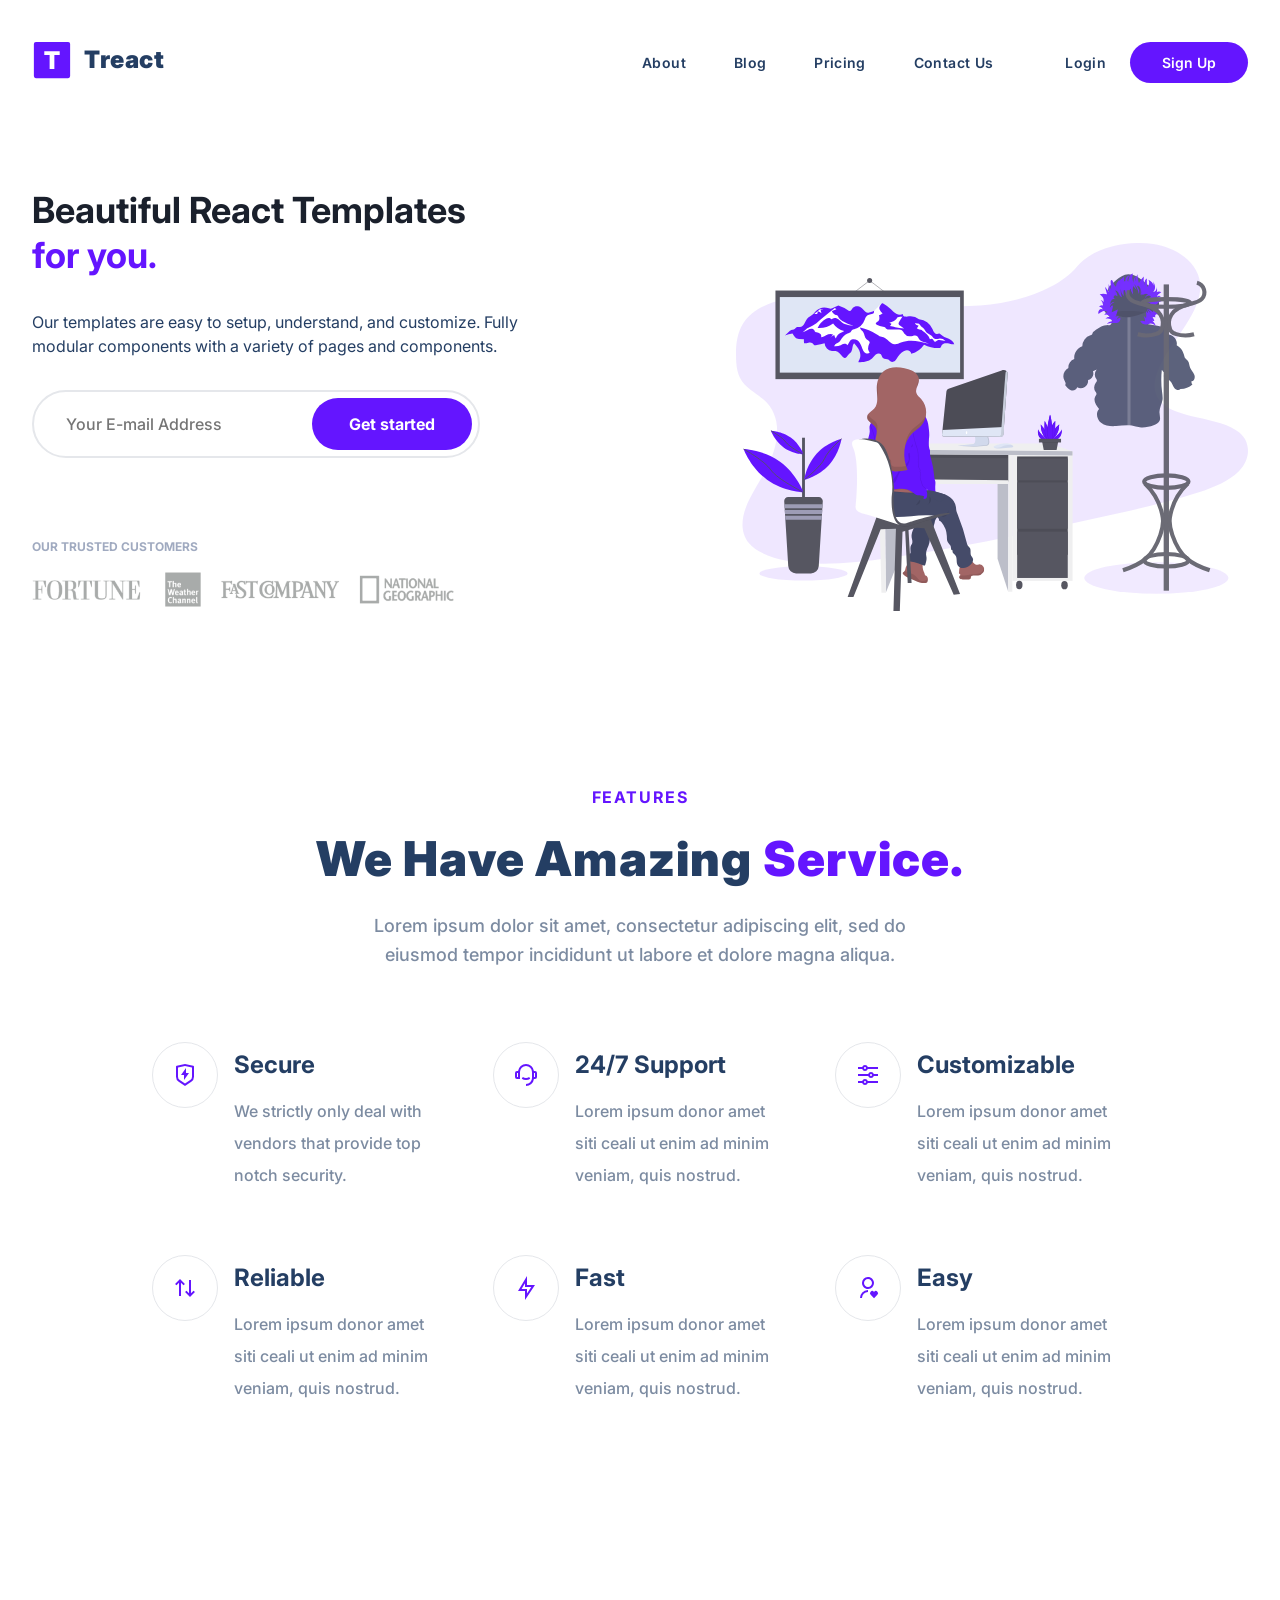
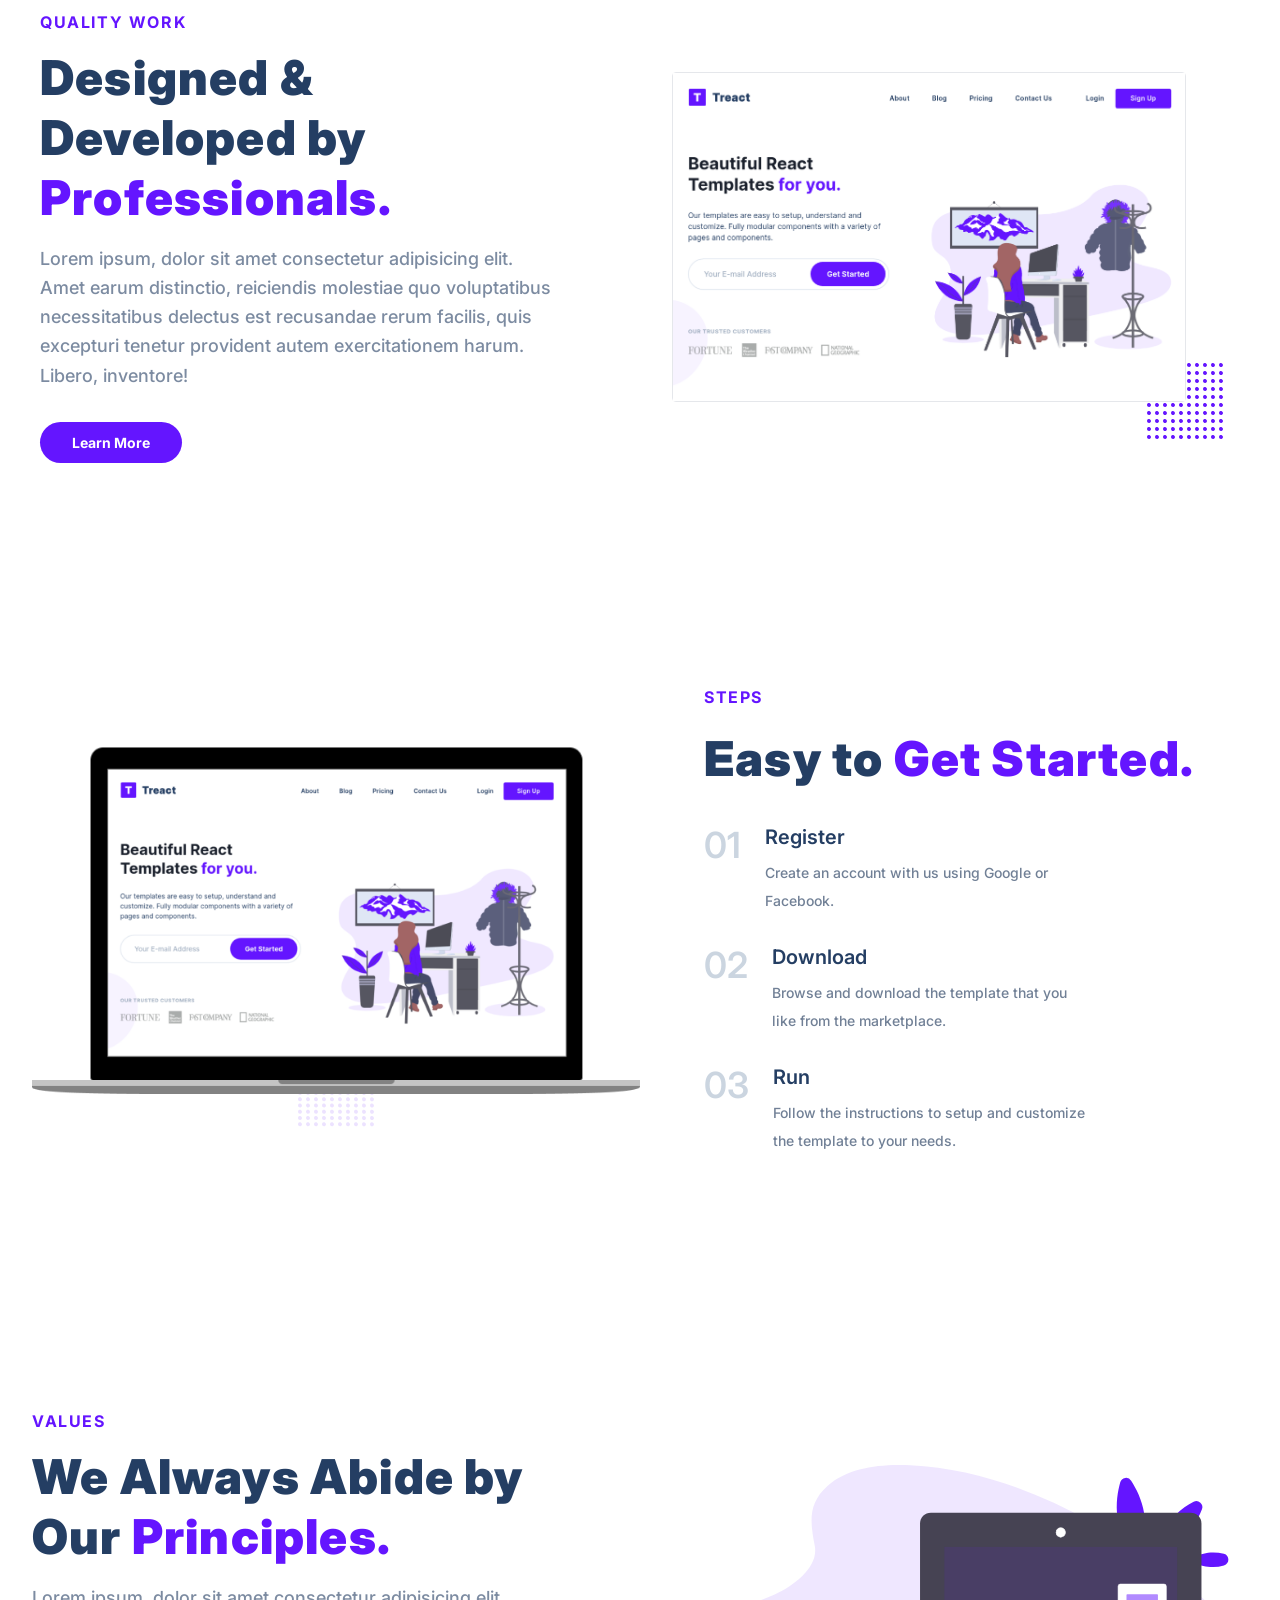
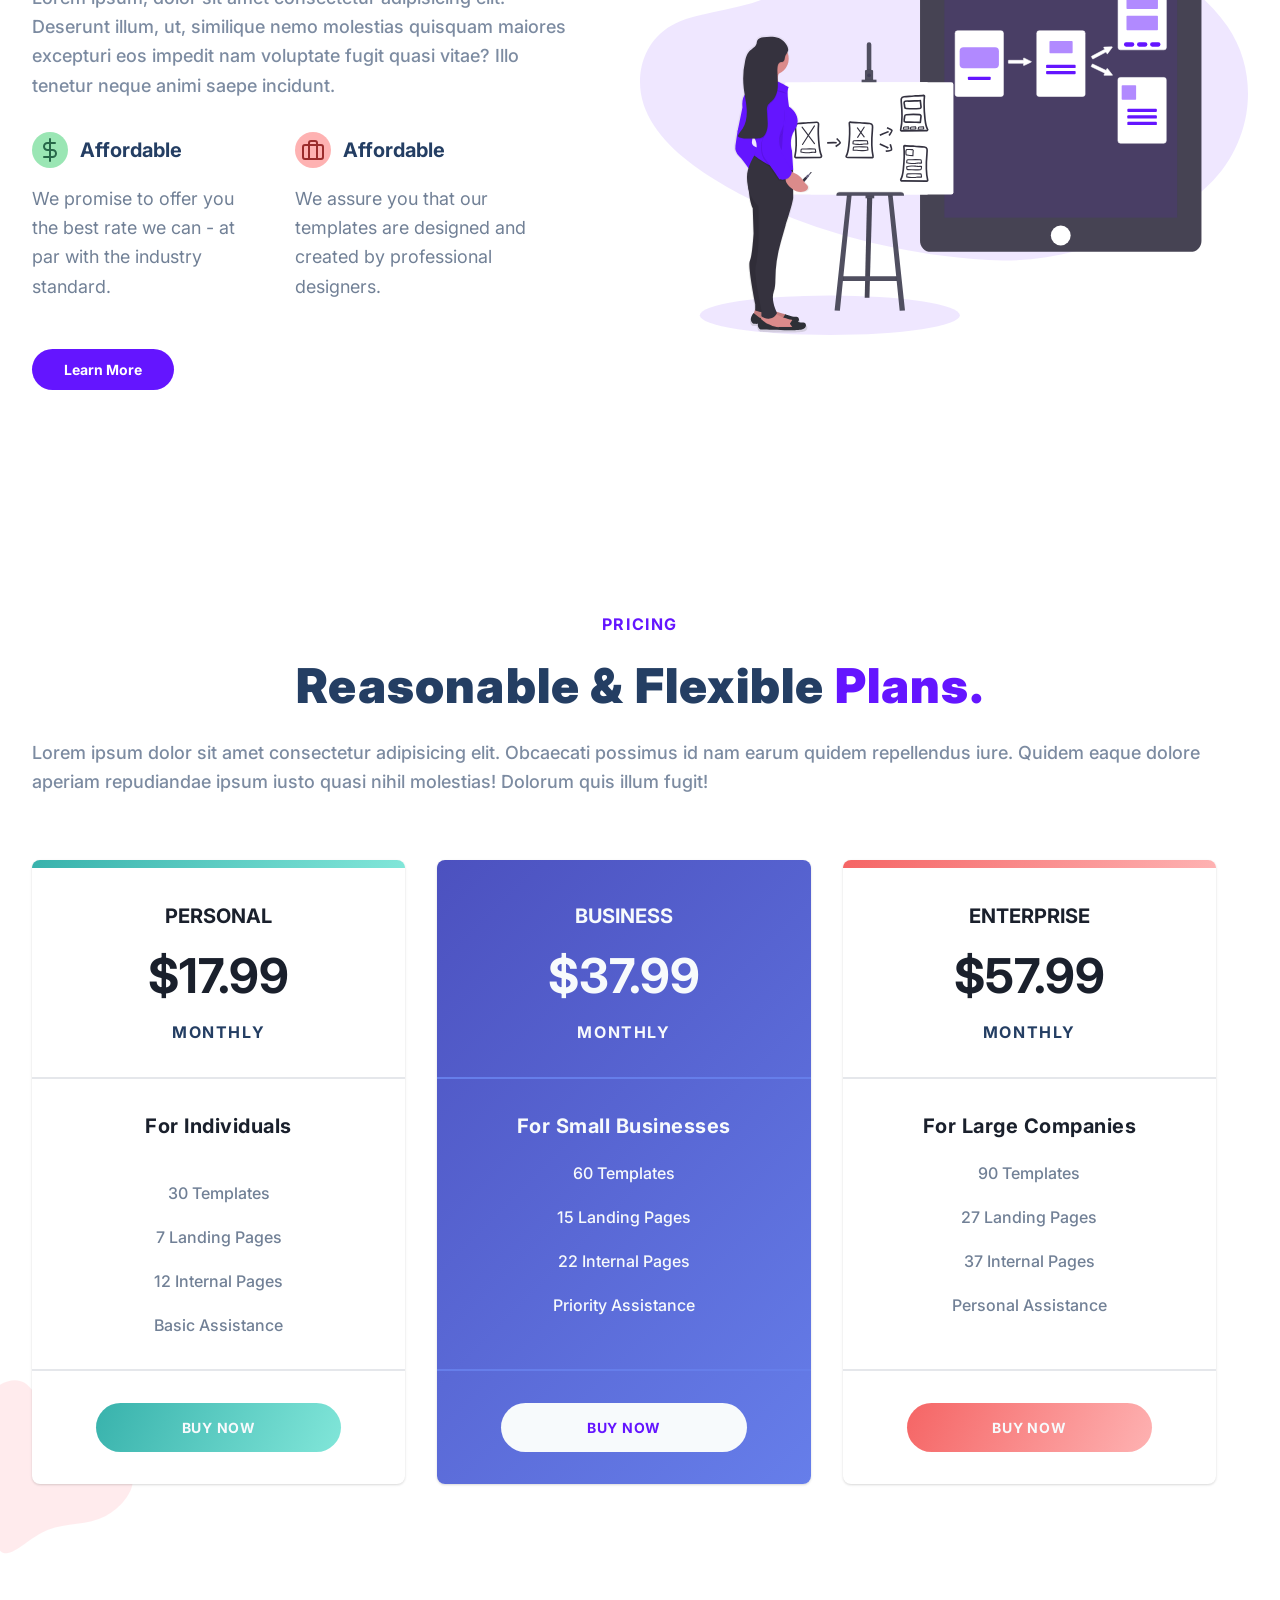
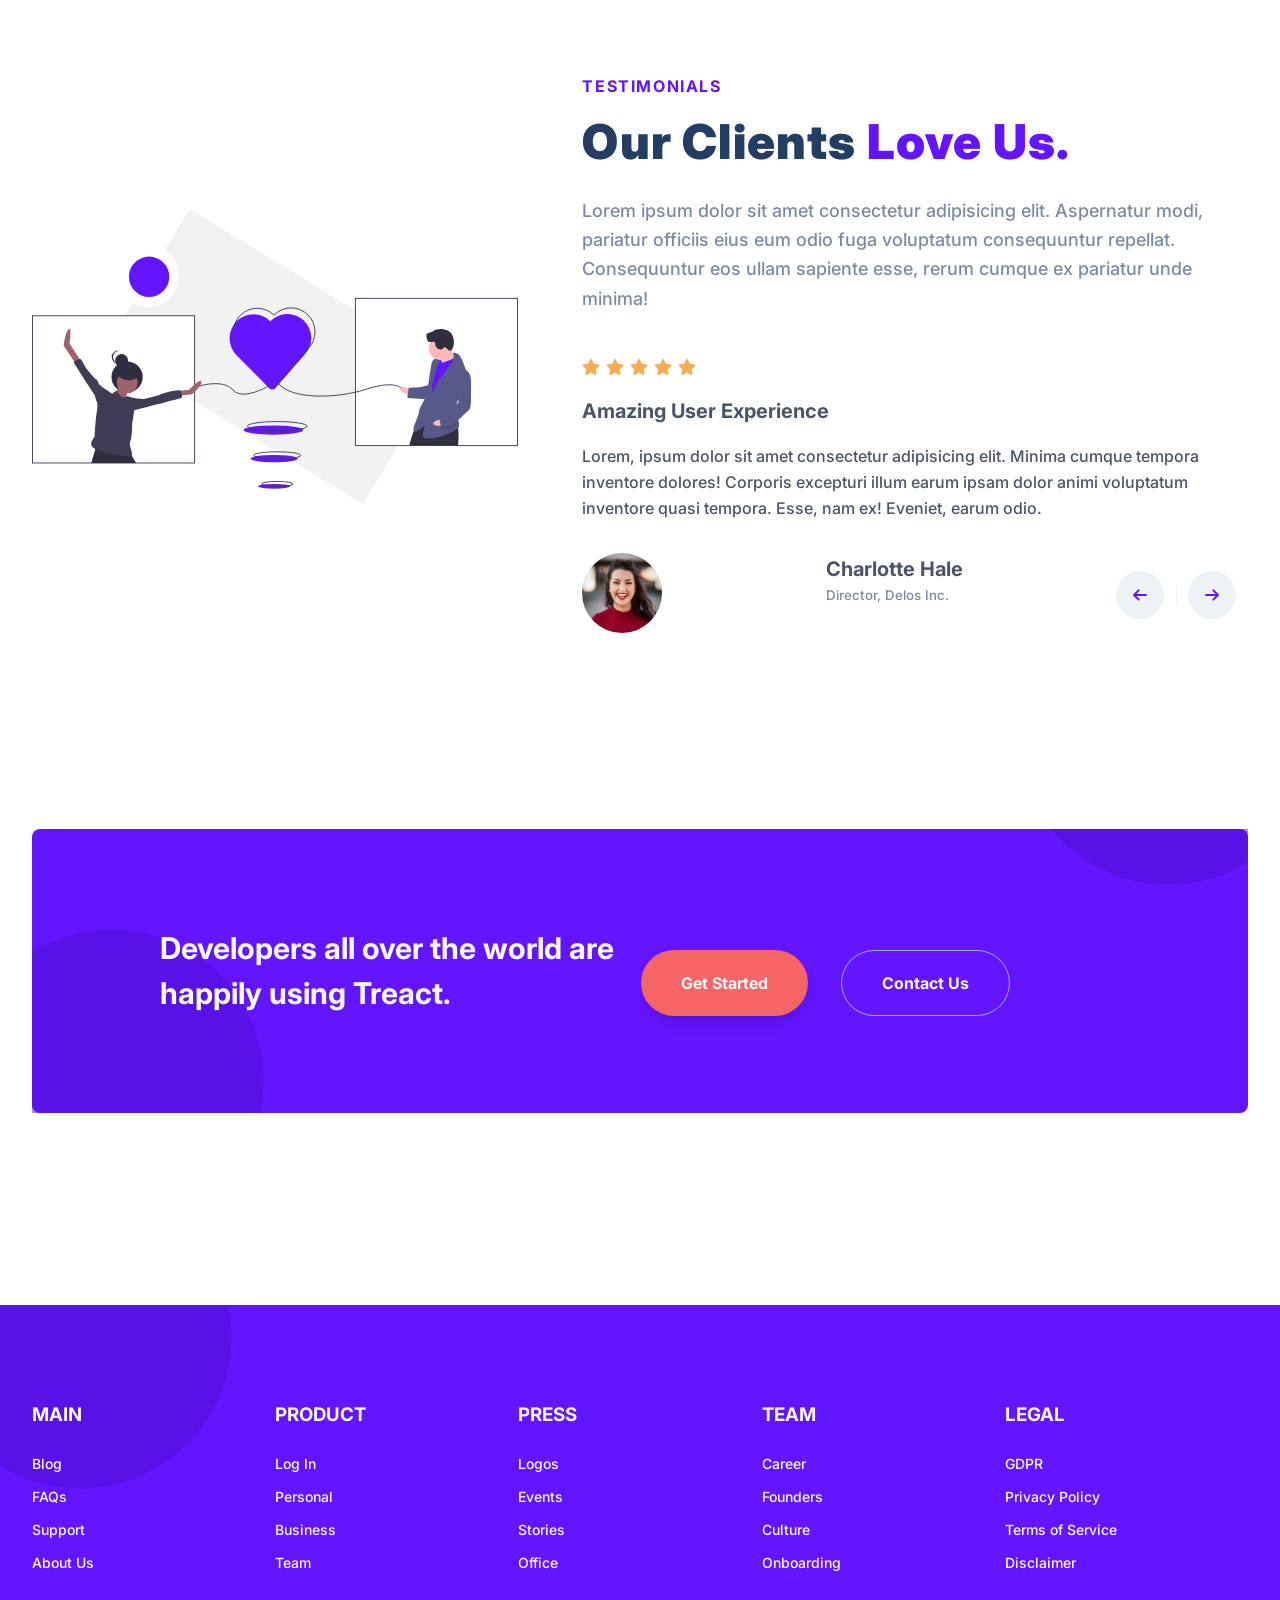
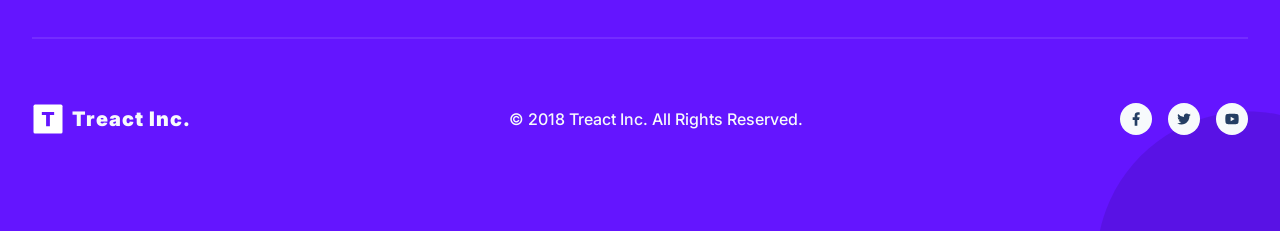
<file: index.html>
<!DOCTYPE html>
<html lang="en">

<head>
    <meta charset="UTF-8">
    <meta http-equiv="X-UA-Compatible" content="IE=edge">
    <meta name="viewport" content="width=device-width, initial-scale=1.0">
    <title>Document</title>
    <link rel="stylesheet" href="style.css">
    <link rel="stylesheet" href="https://pro.fontawesome.com/releases/v5.10.0/css/all.css"
        integrity="sha384-AYmEC3Yw5cVb3ZcuHtOA93w35dYTsvhLPVnYs9eStHfGJvOvKxVfELGroGkvsg+p" crossorigin="anonymous" />
    <script src="script.js"></script>
</head>

<body>
    <section id="landing">
        <nav>
            <div class="row nav__row">
                <div class="nav__logo">
                <img src="Treact Starter Resources\assets\logo.2c489fc453a1783cbadacf914efa3df6.svg" alt="Treact logo" class="nav__logo--img">  
                <div class="nav__logo--title">
                    Treact
                  </div>
                </div>
                <div class="nav__links">
                    <a href="#" class="nav__link">About</a>
                    <a class="nav__link not-allowed">Blog</a>
                    <a class="nav__link" href="#pricing">Pricing</a>
                    <a class="nav__link not-allowed">Contact Us</a>
                    <a class="nav__link login not-allowed">Login</a>
                    <a class="nav__link--primary not-allowed">
                        Sign Up
                    </a>
                </div>
                <button class="btn__menu" onclick="openMenu()">
                    <svg xmlns="http://www.w3.org/2000/svg" width="24" height="24" viewBox="0 0 24 24" fill="none"
                        stroke="currentColor" stroke-width="2" stroke-linecap="round" stroke-linejoin="round"
                        class="btn__menu--svg">
                        <line x1="3" y1="12" x2="21" y2="12"></line>
                        <line x1="3" y1="6" x2="21" y2="6"></line>
                        <line x1="3" y1="18" x2="21" y2="18"></line>
                    </svg>
                </button>
            </div>
        </nav>
        <div class="modal">
            <button class="btn__menu btn__menu--close" onclick="closeMenu()">
                <svg xmlns="http://www.w3.org/2000/svg" width="24" height="24" viewBox="0 0 24 24" fill="none"
                    stroke="currentColor" stroke-width="2" stroke-linecap="round" stroke-linejoin="round"
                    class="light___StyledCloseIcon-lj69nl-14 fASujC">
                    <line x1="18" y1="6" x2="6" y2="18"></line>
                    <line x1="6" y1="6" x2="18" y2="18"></line>
                </svg>
            </button>
            <div class="modal__links">
                <a href="#" class="modal__link" onclick="closeMenu()">About</a>
                <a class="modal__link not-allowed" onclick="closeMenu()">Blog</a>
                <a class="modal__link" href="#pricing" onclick="closeMenu()">Pricing</a>
                <a class="modal__link not-allowed" onclick="closeMenu()">Contact Us</a>
                <a class="modal__link not-allowed" onclick="closeMenu()">Login</a>
                <a class="modal__link modal__link--primary not-allowed" onclick="closeMenu()">Sign Up</a>
            </div>
        </div>
        <header>
            <div class="container">
                <div class="row">
                    <!-- We need a headline, a paragraph, a form, and some images -->
                    <div class="header__description">
                        <!-- shift + up arrow or down arrow selects multiple lines of code -->
                        <!-- alt + up arrow or down arrow moves lines of code up and down -->
                        <h1>
                            Beautiful React Templates <span class="purple">for you.</span>
                        </h1>
                        <p class="header__description--para">
                            Our templates are easy to setup, understand, and customize. Fully modular components with a variety of pages and components.
                        </p>
                        <div class="header__email">
                            <input type="email" class="header__email--input" placeholder="Your E-mail Address">
                            <button class="header__email--btn not-allowed">Get started</button>
                        </div>
                        <p class="header__customers--title">OUR TRUSTED CUSTOMERS</p>
                        <img src="Treact Starter Resources\assets\customers-logo-strip.680ac7c2e8ae28161d2c.png" alt="our biggest customers" class="header__customers">
                    </div>
                    <figure class="header__img--wrapper">
                        <img src="Treact Starter Resources\assets\design-illustration-2.6da6a00b20c07c4a9b65d1870679e1b8.svg" alt="girl on a computer in her room" class="header__img">
                    </figure>
            </div>
        </header>
    </section>
    <main>
        <section id="features">
            <div class="container">
                <div class="row">
                    <div class="row__narrow">
                        <h4 class="section__tag">
                            features
                        </h4>
                        <h2 class="section__title">
                            We Have Amazing <span class="purple">Service.</span>
                        </h2>
                        <div class="section__para">
                            Lorem ipsum dolor sit amet, consectetur adipiscing elit, sed do eiusmod tempor incididunt ut labore et dolore magna aliqua.
                        </div>
                        <div class="services">
                            <div class="service">
                                <div class="service__row">
                                    <figure class="service__icons">
                                        <img src="Treact Starter Resources\assets\shield-icon.daefe14b320b14fbd9cbd18908ac93ec.svg" alt="shield with a lightnight bolt" class="service__icon">
                                    </figure>
                                    <div class="service__description">
                                        <h2 class="service__title">Secure</h2>
                                        <p class="service__para">We strictly only deal with vendors that provide top notch security.</p>
                                    </div>
                                </div>
                            </div>
                            <div class="service">
                                <div class="service__row">
                                    <figure class="service__icons">
                                        <img src="Treact Starter Resources\assets\support-icon.f9253ffa8cb6ffde5bbaa05eb5136375.svg" alt="headphones with a microphone attached" class="service__icon">
                                    </figure>
                                    <div class="service__description">
                                        <h2 class="service__title">24/7 Support</h2>
                                        <p class="service__para">Lorem ipsum donor amet siti ceali ut enim ad minim veniam, quis nostrud.</p>
                                    </div>
                                </div>
                            </div>
                            <div class="service">
                                <div class="service__row">
                                    <figure class="service__icons">
                                        <img src="Treact Starter Resources\assets\customize-icon.367468c90fd796009b97fbfba67b2c6a.svg" alt="customization sliders" class="service__icon">
                                    </figure>
                                    <div class="service__description">
                                        <h2 class="service__title">Customizable</h2>
                                        <p class="service__para">Lorem ipsum donor amet siti ceali ut enim ad minim veniam, quis nostrud.</p>
                                    </div>
                                </div>
                            </div>
                            <div class="service">
                                <div class="service__row">
                                    <figure class="service__icons">
                                        <img src="Treact Starter Resources\assets\reliable-icon.1367510a8f0a1bec76dc425d25f92f43.svg" alt="2 arrows side by side pointing up and down" class="service__icon">
                                    </figure>
                                    <div class="service__description">
                                        <h2 class="service__title">Reliable</h2>
                                        <p class="service__para">Lorem ipsum donor amet siti ceali ut enim ad minim veniam, quis nostrud.</p>
                                    </div>
                                </div>
                            </div>
                            <div class="service">
                                <div class="service__row">
                                    <figure class="service__icons">
                                        <img src="Treact Starter Resources\assets\fast-icon.dbb971a73d4805d2fc3bcdacdb55beba.svg" alt="lightnight bolt" class="service__icon">
                                    </figure>
                                    <div class="service__description">
                                        <h2 class="service__title">Fast</h2>
                                        <p class="service__para">Lorem ipsum donor amet siti ceali ut enim ad minim veniam, quis nostrud.</p>
                                    </div>
                                </div>
                            </div>
                            <div class="service">
                                <div class="service__row">
                                    <figure class="service__icons">
                                        <img src="Treact Starter Resources\assets\simple-icon.673b7e1750b2a4ef32907fc164828d00.svg" alt="person icon" class="service__icon">
                                    </figure>
                                    <div class="service__description">
                                        <h2 class="service__title">Easy</h2>
                                        <p class="service__para">Lorem ipsum donor amet siti ceali ut enim ad minim veniam, quis nostrud.</p>
                                    </div>
                                </div>
                            </div>
                        </div>
                    </div>
                </div>
            </div>
        </section>
        <section id="quality">
            <div class="container">
                <div class="row">
                    <div class="quality__description">
                        <h4 class="section__tag">quality work</h4>
                        <h2 class="section__title">
                            Designed & Developed by <span class="purple">Professionals.</span>
                        </h2>
                        <p class="section__para">
                            Lorem ipsum, dolor sit amet consectetur adipisicing elit. Amet earum distinctio, reiciendis molestiae quo voluptatibus necessitatibus delectus est recusandae rerum facilis, quis excepturi tenetur provident autem exercitationem harum. Libero, inventore!
                        </p>
                        <button class="btn not-allowed">Learn More</button>
                    </div>
                    <div class="quality__img--wrapper">
                        <img src="Treact Starter Resources\assets\hero-screenshot-1.40a097b525c2f8c9808e.png" alt="webpage screenshot" class="quality__img">
                        <svg viewBox="0 0 1280 1280" class="quality__grid">
                            <path d="M55 33.5C44.5 37 35 47.6 32.8 58.3c-4.3 20.6 16.3 41.2 36.9 36.9 15.5-3.2 27.5-19 26-33.9-1.1-10.5-9-21.3-19-26.2-6.1-2.9-15.5-3.6-21.7-1.6zM183 33.5c-15.1 5-25.3 21.6-22.2 36.2 2.5 11.9 13.6 23 25.4 25.5 19.4 4.1 39.5-14.2 37.5-33.9-1.1-10.5-9-21.3-19-26.2-6.1-2.9-15.5-3.6-21.7-1.6zM311 33.5c-10.5 3.5-20 14.1-22.2 24.8-4.3 20.6 16.3 41.2 36.9 36.9 15.5-3.2 27.5-19 26-33.9-1.1-10.5-9-21.3-19-26.2-6.1-2.9-15.5-3.6-21.7-1.6zM439 33.5c-10.5 3.5-20 14.1-22.2 24.8-4.3 20.6 16.3 41.2 36.9 36.9 15.5-3.2 27.5-19 26-33.9-1.1-10.5-9-21.3-19-26.2-6.1-2.9-15.5-3.6-21.7-1.6zM567 33.5c-10.5 3.5-20 14.1-22.2 24.8-4.3 20.6 16.3 41.2 36.9 36.9 15.5-3.2 27.5-19 26-33.9-1.1-10.5-9-21.3-19-26.2-6.1-2.9-15.5-3.6-21.7-1.6zM695 33.5c-10.5 3.5-20 14.1-22.2 24.8-4.3 20.6 16.3 41.2 36.9 36.9 15.5-3.2 27.5-19 26-33.9-1.1-10.5-9-21.3-19-26.2-6.1-2.9-15.5-3.6-21.7-1.6zM823 33.5c-10.5 3.5-20 14.1-22.2 24.8-4.3 20.6 16.3 41.2 36.9 36.9 15.5-3.2 27.5-19 26-33.9-1.1-10.5-9-21.3-19-26.2-6.1-2.9-15.5-3.6-21.7-1.6zM951 33.5c-10.5 3.5-20 14.1-22.2 24.8-4.3 20.6 16.3 41.2 36.9 36.9 15.5-3.2 27.5-19 26-33.9-1.1-10.5-9-21.3-19-26.2-6.1-2.9-15.5-3.6-21.7-1.6zM1079 33.5c-10.5 3.5-20 14.1-22.2 24.8-2.5 11.7 3.2 24.4 14.2 31.9 10.7 7.4 22.9 7.5 33.7.3 17.7-11.8 20.1-33.8 5.3-48.5-8.5-8.6-20.7-11.9-31-8.5zM1207 33.5c-10.5 3.5-20 14.1-22.2 24.8-2.5 11.7 3.2 24.4 14.2 31.9 10.7 7.4 22.9 7.5 33.7.3 17.7-11.8 20.1-33.8 5.3-48.5-8.5-8.6-20.7-11.9-31-8.5zM55 161.5c-10.5 3.5-20 14.1-22.2 24.8-4.3 20.6 16.3 41.2 36.9 36.9 15.5-3.2 27.5-19 26-33.9-1.1-10.5-9-21.3-19-26.2-6.1-2.9-15.5-3.6-21.7-1.6zM183 161.5c-15.1 5-25.3 21.6-22.2 36.2 2.5 11.9 13.6 23 25.4 25.5 19.4 4.1 39.5-14.2 37.5-33.9-1.1-10.5-9-21.3-19-26.2-6.1-2.9-15.5-3.6-21.7-1.6zM311 161.5c-10.5 3.5-20 14.1-22.2 24.8-4.3 20.6 16.3 41.2 36.9 36.9 15.5-3.2 27.5-19 26-33.9-1.1-10.5-9-21.3-19-26.2-6.1-2.9-15.5-3.6-21.7-1.6zM439 161.5c-10.5 3.5-20 14.1-22.2 24.8-4.3 20.6 16.3 41.2 36.9 36.9 15.5-3.2 27.5-19 26-33.9-1.1-10.5-9-21.3-19-26.2-6.1-2.9-15.5-3.6-21.7-1.6zM567 161.5c-10.5 3.5-20 14.1-22.2 24.8-4.3 20.6 16.3 41.2 36.9 36.9 15.5-3.2 27.5-19 26-33.9-1.1-10.5-9-21.3-19-26.2-6.1-2.9-15.5-3.6-21.7-1.6zM695 161.5c-10.5 3.5-20 14.1-22.2 24.8-4.3 20.6 16.3 41.2 36.9 36.9 15.5-3.2 27.5-19 26-33.9-1.1-10.5-9-21.3-19-26.2-6.1-2.9-15.5-3.6-21.7-1.6zM823 161.5c-10.5 3.5-20 14.1-22.2 24.8-4.3 20.6 16.3 41.2 36.9 36.9 15.5-3.2 27.5-19 26-33.9-1.1-10.5-9-21.3-19-26.2-6.1-2.9-15.5-3.6-21.7-1.6zM951 161.5c-10.5 3.5-20 14.1-22.2 24.8-4.3 20.6 16.3 41.2 36.9 36.9 15.5-3.2 27.5-19 26-33.9-1.1-10.5-9-21.3-19-26.2-6.1-2.9-15.5-3.6-21.7-1.6zM1079 161.5c-10.5 3.5-20 14.1-22.2 24.8-2.5 11.7 3.2 24.4 14.2 31.9 10.7 7.4 22.9 7.5 33.7.3 17.7-11.8 20.1-33.8 5.3-48.5-8.5-8.6-20.7-11.9-31-8.5zM1207 161.5c-10.5 3.5-20 14.1-22.2 24.8-2.5 11.7 3.2 24.4 14.2 31.9 10.7 7.4 22.9 7.5 33.7.3 17.7-11.8 20.1-33.8 5.3-48.5-8.5-8.6-20.7-11.9-31-8.5zM55 289.5c-10.5 3.5-20 14.1-22.2 24.8-4.3 20.6 16.3 41.2 36.9 36.9 15.5-3.2 27.5-19 26-33.9-1.1-10.5-9-21.3-19-26.2-6.1-2.9-15.5-3.6-21.7-1.6zM183 289.5c-10.5 3.5-20 14.1-22.2 24.8-4.3 20.6 16.3 41.2 36.9 36.9 15.5-3.2 27.5-19 26-33.9-1.1-10.5-9-21.3-19-26.2-6.1-2.9-15.5-3.6-21.7-1.6zM311 289.5c-10.5 3.5-20 14.1-22.2 24.8-4.3 20.6 16.3 41.2 36.9 36.9 15.5-3.2 27.5-19 26-33.9-1.1-10.5-9-21.3-19-26.2-6.1-2.9-15.5-3.6-21.7-1.6zM439 289.5c-10.5 3.5-20 14.1-22.2 24.8-4.3 20.6 16.3 41.2 36.9 36.9 15.5-3.2 27.5-19 26-33.9-1.1-10.5-9-21.3-19-26.2-6.1-2.9-15.5-3.6-21.7-1.6zM567 289.5c-10.5 3.5-20 14.1-22.2 24.8-4.3 20.6 16.3 41.2 36.9 36.9 15.5-3.2 27.5-19 26-33.9-1.1-10.5-9-21.3-19-26.2-6.1-2.9-15.5-3.6-21.7-1.6zM695 289.5c-10.5 3.5-20 14.1-22.2 24.8-4.3 20.6 16.3 41.2 36.9 36.9 15.5-3.2 27.5-19 26-33.9-1.1-10.5-9-21.3-19-26.2-6.1-2.9-15.5-3.6-21.7-1.6zM823 289.5c-10.5 3.5-20 14.1-22.2 24.8-4.3 20.6 16.3 41.2 36.9 36.9 15.5-3.2 27.5-19 26-33.9-1.1-10.5-9-21.3-19-26.2-6.1-2.9-15.5-3.6-21.7-1.6zM951 289.5c-10.5 3.5-20 14.1-22.2 24.8-4.3 20.6 16.3 41.2 36.9 36.9 15.5-3.2 27.5-19 26-33.9-1.1-10.5-9-21.3-19-26.2-6.1-2.9-15.5-3.6-21.7-1.6zM1079 289.5c-10.5 3.5-20 14.1-22.2 24.8-4.3 20.6 16.3 41.2 36.9 36.9 15.5-3.2 27.5-19 26-33.9-1.1-10.5-9-21.3-19-26.2-6.1-2.9-15.5-3.6-21.7-1.6zM1207 289.5c-10.5 3.5-20 14.1-22.2 24.8-4.3 20.6 16.3 41.2 36.9 36.9 15.5-3.2 27.5-19 26-33.9-1.1-10.5-9-21.3-19-26.2-6.1-2.9-15.5-3.6-21.7-1.6zM55 417.5c-10.5 3.5-20 14.1-22.2 24.8-4.3 20.6 16.3 41.2 36.9 36.9 15.5-3.2 27.5-19 26-33.9-1.1-10.5-9-21.3-19-26.2-6.1-2.9-15.5-3.6-21.7-1.6zM183 417.5c-10.5 3.5-20 14.1-22.2 24.8-4.3 20.6 16.3 41.2 36.9 36.9 15.5-3.2 27.5-19 26-33.9-1.1-10.5-9-21.3-19-26.2-6.1-2.9-15.5-3.6-21.7-1.6zM311 417.5c-10.5 3.5-20 14.1-22.2 24.8-4.3 20.6 16.3 41.2 36.9 36.9 15.5-3.2 27.5-19 26-33.9-1.1-10.5-9-21.3-19-26.2-6.1-2.9-15.5-3.6-21.7-1.6zM439 417.5c-10.5 3.5-20 14.1-22.2 24.8-4.3 20.6 16.3 41.2 36.9 36.9 15.5-3.2 27.5-19 26-33.9-1.1-10.5-9-21.3-19-26.2-6.1-2.9-15.5-3.6-21.7-1.6zM567 417.5c-10.5 3.5-20 14.1-22.2 24.8-4.3 20.6 16.3 41.2 36.9 36.9 15.5-3.2 27.5-19 26-33.9-1.1-10.5-9-21.3-19-26.2-6.1-2.9-15.5-3.6-21.7-1.6zM695 417.5c-10.5 3.5-20 14.1-22.2 24.8-4.3 20.6 16.3 41.2 36.9 36.9 15.5-3.2 27.5-19 26-33.9-1.1-10.5-9-21.3-19-26.2-6.1-2.9-15.5-3.6-21.7-1.6zM823 417.5c-10.5 3.5-20 14.1-22.2 24.8-4.3 20.6 16.3 41.2 36.9 36.9 15.5-3.2 27.5-19 26-33.9-1.1-10.5-9-21.3-19-26.2-6.1-2.9-15.5-3.6-21.7-1.6zM951 417.5c-10.5 3.5-20 14.1-22.2 24.8-4.3 20.6 16.3 41.2 36.9 36.9 15.5-3.2 27.5-19 26-33.9-1.1-10.5-9-21.3-19-26.2-6.1-2.9-15.5-3.6-21.7-1.6zM1079 417.5c-10.5 3.5-20 14.1-22.2 24.8-4.3 20.6 16.3 41.2 36.9 36.9 15.5-3.2 27.5-19 26-33.9-1.1-10.5-9-21.3-19-26.2-6.1-2.9-15.5-3.6-21.7-1.6zM1207 417.5c-10.5 3.5-20 14.1-22.2 24.8-4.3 20.6 16.3 41.2 36.9 36.9 15.5-3.2 27.5-19 26-33.9-1.1-10.5-9-21.3-19-26.2-6.1-2.9-15.5-3.6-21.7-1.6zM55 545.5c-10.5 3.5-20 14.1-22.2 24.8-4.3 20.6 16.3 41.2 36.9 36.9 15.5-3.2 27.5-19 26-33.9-1.1-10.5-9-21.3-19-26.2-6.1-2.9-15.5-3.6-21.7-1.6zM183 545.5c-10.5 3.5-20 14.1-22.2 24.8-4.3 20.6 16.3 41.2 36.9 36.9 15.5-3.2 27.5-19 26-33.9-1.1-10.5-9-21.3-19-26.2-6.1-2.9-15.5-3.6-21.7-1.6zM311 545.5c-10.5 3.5-20 14.1-22.2 24.8-4.3 20.6 16.3 41.2 36.9 36.9 15.5-3.2 27.5-19 26-33.9-1.1-10.5-9-21.3-19-26.2-6.1-2.9-15.5-3.6-21.7-1.6zM439 545.5c-10.5 3.5-20 14.1-22.2 24.8-4.3 20.6 16.3 41.2 36.9 36.9 15.5-3.2 27.5-19 26-33.9-1.1-10.5-9-21.3-19-26.2-6.1-2.9-15.5-3.6-21.7-1.6zM567 545.5c-10.5 3.5-20 14.1-22.2 24.8-4.3 20.6 16.3 41.2 36.9 36.9 15.5-3.2 27.5-19 26-33.9-1.1-10.5-9-21.3-19-26.2-6.1-2.9-15.5-3.6-21.7-1.6zM695 545.5c-10.5 3.5-20 14.1-22.2 24.8-4.3 20.6 16.3 41.2 36.9 36.9 15.5-3.2 27.5-19 26-33.9-1.1-10.5-9-21.3-19-26.2-6.1-2.9-15.5-3.6-21.7-1.6zM823 545.5c-10.5 3.5-20 14.1-22.2 24.8-4.3 20.6 16.3 41.2 36.9 36.9 15.5-3.2 27.5-19 26-33.9-1.1-10.5-9-21.3-19-26.2-6.1-2.9-15.5-3.6-21.7-1.6zM951 545.5c-10.5 3.5-20 14.1-22.2 24.8-4.3 20.6 16.3 41.2 36.9 36.9 15.5-3.2 27.5-19 26-33.9-1.1-10.5-9-21.3-19-26.2-6.1-2.9-15.5-3.6-21.7-1.6zM1079 545.5c-10.5 3.5-20 14.1-22.2 24.8-4.3 20.6 16.3 41.2 36.9 36.9 15.5-3.2 27.5-19 26-33.9-1.1-10.5-9-21.3-19-26.2-6.1-2.9-15.5-3.6-21.7-1.6zM1207 545.5c-10.5 3.5-20 14.1-22.2 24.8-4.3 20.6 16.3 41.2 36.9 36.9 15.5-3.2 27.5-19 26-33.9-1.1-10.5-9-21.3-19-26.2-6.1-2.9-15.5-3.6-21.7-1.6zM55 673.5c-10.5 3.5-20 14.1-22.2 24.8-4.3 20.6 16.3 41.2 36.9 36.9 15.5-3.2 27.5-19 26-33.9-1.1-10.5-9-21.3-19-26.2-6.1-2.9-15.5-3.6-21.7-1.6zM183 673.5c-10.5 3.5-20 14.1-22.2 24.8-4.3 20.6 16.3 41.2 36.9 36.9 15.5-3.2 27.5-19 26-33.9-1.1-10.5-9-21.3-19-26.2-6.1-2.9-15.5-3.6-21.7-1.6zM311 673.5c-10.5 3.5-20 14.1-22.2 24.8-4.3 20.6 16.3 41.2 36.9 36.9 15.5-3.2 27.5-19 26-33.9-1.1-10.5-9-21.3-19-26.2-6.1-2.9-15.5-3.6-21.7-1.6zM439 673.5c-10.5 3.5-20 14.1-22.2 24.8-4.3 20.6 16.3 41.2 36.9 36.9 15.5-3.2 27.5-19 26-33.9-1.1-10.5-9-21.3-19-26.2-6.1-2.9-15.5-3.6-21.7-1.6zM567 673.5c-10.5 3.5-20 14.1-22.2 24.8-4.3 20.6 16.3 41.2 36.9 36.9 15.5-3.2 27.5-19 26-33.9-1.1-10.5-9-21.3-19-26.2-6.1-2.9-15.5-3.6-21.7-1.6zM695 673.5c-10.5 3.5-20 14.1-22.2 24.8-4.3 20.6 16.3 41.2 36.9 36.9 15.5-3.2 27.5-19 26-33.9-1.1-10.5-9-21.3-19-26.2-6.1-2.9-15.5-3.6-21.7-1.6zM823 673.5c-10.5 3.5-20 14.1-22.2 24.8-4.3 20.6 16.3 41.2 36.9 36.9 15.5-3.2 27.5-19 26-33.9-1.1-10.5-9-21.3-19-26.2-6.1-2.9-15.5-3.6-21.7-1.6zM951 673.5c-10.5 3.5-20 14.1-22.2 24.8-4.3 20.6 16.3 41.2 36.9 36.9 15.5-3.2 27.5-19 26-33.9-1.1-10.5-9-21.3-19-26.2-6.1-2.9-15.5-3.6-21.7-1.6zM1079 673.5c-10.5 3.5-20 14.1-22.2 24.8-4.3 20.6 16.3 41.2 36.9 36.9 15.5-3.2 27.5-19 26-33.9-1.1-10.5-9-21.3-19-26.2-6.1-2.9-15.5-3.6-21.7-1.6zM1207 673.5c-10.5 3.5-20 14.1-22.2 24.8-4.3 20.6 16.3 41.2 36.9 36.9 15.5-3.2 27.5-19 26-33.9-1.1-10.5-9-21.3-19-26.2-6.1-2.9-15.5-3.6-21.7-1.6zM55 801.5c-10.5 3.5-20 14.1-22.2 24.8-4.3 20.6 16.3 41.2 36.9 36.9 15.5-3.2 27.5-19 26-33.9-1.1-10.5-9-21.3-19-26.2-6.1-2.9-15.5-3.6-21.7-1.6zM183 801.5c-10.5 3.5-20 14.1-22.2 24.8-4.3 20.6 16.3 41.2 36.9 36.9 15.5-3.2 27.5-19 26-33.9-1.1-10.5-9-21.3-19-26.2-6.1-2.9-15.5-3.6-21.7-1.6zM311 801.5c-10.5 3.5-20 14.1-22.2 24.8-2.5 11.7 3.2 24.4 14.2 31.9 10.7 7.4 22.9 7.5 33.7.3 17.7-11.8 20.1-33.8 5.3-48.5-8.5-8.6-20.7-11.9-31-8.5zM439 801.5c-10.5 3.5-20 14.1-22.2 24.8-2.5 11.7 3.2 24.4 14.2 31.9 10.7 7.4 22.9 7.5 33.7.3 17.7-11.8 20.1-33.8 5.3-48.5-8.5-8.6-20.7-11.9-31-8.5zM567 801.5c-15.1 5-25.3 21.6-22.2 36.2 2.5 11.9 13.6 23 25.5 25.5 19.3 4.1 39.4-14.2 37.4-33.9-1.1-10.5-9-21.3-19-26.2-6.1-2.9-15.5-3.6-21.7-1.6zM695 801.5c-15.1 5-25.3 21.6-22.2 36.2 2.5 11.9 13.6 23 25.5 25.5 19.3 4.1 39.4-14.2 37.4-33.9-1.1-10.5-9-21.3-19-26.2-6.1-2.9-15.5-3.6-21.7-1.6zM823 801.5c-15.1 5-25.3 21.6-22.2 36.2 2.5 11.9 13.6 23 25.5 25.5 19.3 4.1 39.4-14.2 37.4-33.9-1.1-10.5-9-21.3-19-26.2-6.1-2.9-15.5-3.6-21.7-1.6zM951 801.5c-15.1 5-25.3 21.6-22.2 36.2 2.5 11.9 13.6 23 25.5 25.5 19.3 4.1 39.4-14.2 37.4-33.9-1.1-10.5-9-21.3-19-26.2-6.1-2.9-15.5-3.6-21.7-1.6zM1079 801.5c-10.5 3.5-20 14.1-22.2 24.8-4.3 20.6 16.3 41.2 36.9 36.9 15.5-3.2 27.5-19 26-33.9-1.1-10.5-9-21.3-19-26.2-6.1-2.9-15.5-3.6-21.7-1.6zM1207 801.5c-10.5 3.5-20 14.1-22.2 24.8-4.3 20.6 16.3 41.2 36.9 36.9 15.5-3.2 27.5-19 26-33.9-1.1-10.5-9-21.3-19-26.2-6.1-2.9-15.5-3.6-21.7-1.6zM55 929.5c-10.5 3.5-20 14.1-22.2 24.8-4.3 20.6 16.3 41.2 36.9 36.9 15.5-3.2 27.5-19 26-33.9-1.1-10.5-9-21.3-19-26.2-6.1-2.9-15.5-3.6-21.7-1.6zM183 929.5c-10.5 3.5-20 14.1-22.2 24.8-4.3 20.6 16.3 41.2 36.9 36.9 15.5-3.2 27.5-19 26-33.9-1.1-10.5-9-21.3-19-26.2-6.1-2.9-15.5-3.6-21.7-1.6zM311 929.5c-10.5 3.5-20 14.1-22.2 24.8-2.5 11.7 3.2 24.4 14.2 31.9 10.7 7.4 22.9 7.5 33.7.3 17.7-11.8 20.1-33.8 5.3-48.5-8.5-8.6-20.7-11.9-31-8.5zM439 929.5c-10.5 3.5-20 14.1-22.2 24.8-2.5 11.7 3.2 24.4 14.2 31.9 10.7 7.4 22.9 7.5 33.7.3 17.7-11.8 20.1-33.8 5.3-48.5-8.5-8.6-20.7-11.9-31-8.5zM567 929.5c-15.1 5-25.3 21.6-22.2 36.2 2.5 11.9 13.6 23 25.5 25.5 19.3 4.1 39.4-14.2 37.4-33.9-1.1-10.5-9-21.3-19-26.2-6.1-2.9-15.5-3.6-21.7-1.6zM695 929.5c-15.1 5-25.3 21.6-22.2 36.2 2.5 11.9 13.6 23 25.5 25.5 19.3 4.1 39.4-14.2 37.4-33.9-1.1-10.5-9-21.3-19-26.2-6.1-2.9-15.5-3.6-21.7-1.6zM823 929.5c-15.1 5-25.3 21.6-22.2 36.2 2.5 11.9 13.6 23 25.5 25.5 19.3 4.1 39.4-14.2 37.4-33.9-1.1-10.5-9-21.3-19-26.2-6.1-2.9-15.5-3.6-21.7-1.6zM951 929.5c-15.1 5-25.3 21.6-22.2 36.2 2.5 11.9 13.6 23 25.5 25.5 19.3 4.1 39.4-14.2 37.4-33.9-1.1-10.5-9-21.3-19-26.2-6.1-2.9-15.5-3.6-21.7-1.6zM1079 929.5c-10.5 3.5-20 14.1-22.2 24.8-4.3 20.6 16.3 41.2 36.9 36.9 15.5-3.2 27.5-19 26-33.9-1.1-10.5-9-21.3-19-26.2-6.1-2.9-15.5-3.6-21.7-1.6zM1207 929.5c-10.5 3.5-20 14.1-22.2 24.8-4.3 20.6 16.3 41.2 36.9 36.9 15.5-3.2 27.5-19 26-33.9-1.1-10.5-9-21.3-19-26.2-6.1-2.9-15.5-3.6-21.7-1.6zM55 1057.5c-10.5 3.5-20 14.1-22.2 24.8-4.3 20.6 16.3 41.2 36.9 36.9 15.5-3.2 27.5-19 26-33.9-1.1-10.5-9-21.3-19-26.2-6.1-2.9-15.5-3.6-21.7-1.6zM183 1057.5c-10.5 3.5-20 14.1-22.2 24.8-4.3 20.6 16.3 41.2 36.9 36.9 15.5-3.2 27.5-19 26-33.9-1.1-10.5-9-21.3-19-26.2-6.1-2.9-15.5-3.6-21.7-1.6zM311 1057.5c-10.5 3.5-20 14.1-22.2 24.8-2.5 11.7 3.2 24.4 14.2 31.9 10.7 7.4 22.9 7.5 33.7.3 17.7-11.8 20.1-33.8 5.3-48.5-8.5-8.6-20.7-11.9-31-8.5zM439 1057.5c-10.5 3.5-20 14.1-22.2 24.8-2.5 11.7 3.2 24.4 14.2 31.9 10.7 7.4 22.9 7.5 33.7.3 17.7-11.8 20.1-33.8 5.3-48.5-8.5-8.6-20.7-11.9-31-8.5zM567 1057.5c-10.5 3.5-20 14.1-22.2 24.8-4.3 20.6 16.3 41.2 36.9 36.9 15.5-3.2 27.5-19 26-33.9-1.1-10.5-9-21.3-19-26.2-6.1-2.9-15.5-3.6-21.7-1.6zM695 1057.5c-10.5 3.5-20 14.1-22.2 24.8-4.3 20.6 16.3 41.2 36.9 36.9 15.5-3.2 27.5-19 26-33.9-1.1-10.5-9-21.3-19-26.2-6.1-2.9-15.5-3.6-21.7-1.6zM823 1057.5c-10.5 3.5-20 14.1-22.2 24.8-4.3 20.6 16.3 41.2 36.9 36.9 15.5-3.2 27.5-19 26-33.9-1.1-10.5-9-21.3-19-26.2-6.1-2.9-15.5-3.6-21.7-1.6zM951 1057.5c-10.5 3.5-20 14.1-22.2 24.8-4.3 20.6 16.3 41.2 36.9 36.9 15.5-3.2 27.5-19 26-33.9-1.1-10.5-9-21.3-19-26.2-6.1-2.9-15.5-3.6-21.7-1.6zM1079 1057.5c-10.5 3.5-20 14.1-22.2 24.8-4.3 20.6 16.3 41.2 36.9 36.9 15.5-3.2 27.5-19 26-33.9-1.1-10.5-9-21.3-19-26.2-6.1-2.9-15.5-3.6-21.7-1.6zM1207 1057.5c-10.5 3.5-20 14.1-22.2 24.8-4.3 20.6 16.3 41.2 36.9 36.9 15.5-3.2 27.5-19 26-33.9-1.1-10.5-9-21.3-19-26.2-6.1-2.9-15.5-3.6-21.7-1.6zM55 1185.5c-10.5 3.5-20 14.1-22.2 24.8-4.3 20.6 16.3 41.2 36.9 36.9 15.5-3.2 27.5-19 26-33.9-1.1-10.5-9-21.3-19-26.2-6.1-2.9-15.5-3.6-21.7-1.6zM183 1185.5c-10.5 3.5-20 14.1-22.2 24.8-4.3 20.6 16.3 41.2 36.9 36.9 15.5-3.2 27.5-19 26-33.9-1.1-10.5-9-21.3-19-26.2-6.1-2.9-15.5-3.6-21.7-1.6zM311 1185.5c-10.5 3.5-20 14.1-22.2 24.8-4.3 20.6 16.3 41.2 36.9 36.9 15.5-3.2 27.5-19 26-33.9-1.1-10.5-9-21.3-19-26.2-6.1-2.9-15.5-3.6-21.7-1.6zM439 1185.5c-10.5 3.5-20 14.1-22.2 24.8-4.3 20.6 16.3 41.2 36.9 36.9 15.5-3.2 27.5-19 26-33.9-1.1-10.5-9-21.3-19-26.2-6.1-2.9-15.5-3.6-21.7-1.6zM567 1185.5c-10.5 3.5-20 14.1-22.2 24.8-4.3 20.6 16.3 41.2 36.9 36.9 15.5-3.2 27.5-19 26-33.9-1.1-10.5-9-21.3-19-26.2-6.1-2.9-15.5-3.6-21.7-1.6zM695 1185.5c-10.5 3.5-20 14.1-22.2 24.8-4.3 20.6 16.3 41.2 36.9 36.9 15.5-3.2 27.5-19 26-33.9-1.1-10.5-9-21.3-19-26.2-6.1-2.9-15.5-3.6-21.7-1.6zM823 1185.5c-10.5 3.5-20 14.1-22.2 24.8-4.3 20.6 16.3 41.2 36.9 36.9 15.5-3.2 27.5-19 26-33.9-1.1-10.5-9-21.3-19-26.2-6.1-2.9-15.5-3.6-21.7-1.6zM951 1185.5c-10.5 3.5-20 14.1-22.2 24.8-4.3 20.6 16.3 41.2 36.9 36.9 15.5-3.2 27.5-19 26-33.9-1.1-10.5-9-21.3-19-26.2-6.1-2.9-15.5-3.6-21.7-1.6zM1079 1185.5c-10.5 3.5-20 14.1-22.2 24.8-4.3 20.6 16.3 41.2 36.9 36.9 15.5-3.2 27.5-19 26-33.9-1.1-10.5-9-21.3-19-26.2-6.1-2.9-15.5-3.6-21.7-1.6zM1207 1185.5c-10.5 3.5-20 14.1-22.2 24.8-4.3 20.6 16.3 41.2 36.9 36.9 15.5-3.2 27.5-19 26-33.9-1.1-10.5-9-21.3-19-26.2-6.1-2.9-15.5-3.6-21.7-1.6z"></path>
                        </svg>
                    </div>
                </div>
            </div>
        </section>
        <section id="steps">
            <div class="container">
                <div class="row">
                    <figure class="steps__img--wrapper">
                        <img src="Treact Starter Resources\assets\hero-screenshot-2.241aac1fbc66db29d873.png" alt="laptop with Treact website open" class="steps__img">
                        <svg viewBox="0 0 1280 1280" class="steps__grid" xmlns="http://www.w3.org/2000/svg">
                            <defs>
                                <path id="line-of-balls" d="M55 33.5C44.5 37 35 47.6 32.8 58.3c-4.3 20.6 16.3 41.2 36.9 36.9 15.5-3.2 27.5-19 26-33.9-1.1-10.5-9-21.3-19-26.2-6.1-2.9-15.5-3.6-21.7-1.6zM183 33.5c-15.1 5-25.3 21.6-22.2 36.2 2.5 11.9 13.6 23 25.4 25.5 19.4 4.1 39.5-14.2 37.5-33.9-1.1-10.5-9-21.3-19-26.2-6.1-2.9-15.5-3.6-21.7-1.6zM311 33.5c-10.5 3.5-20 14.1-22.2 24.8-4.3 20.6 16.3 41.2 36.9 36.9 15.5-3.2 27.5-19 26-33.9-1.1-10.5-9-21.3-19-26.2-6.1-2.9-15.5-3.6-21.7-1.6zM439 33.5c-10.5 3.5-20 14.1-22.2 24.8-4.3 20.6 16.3 41.2 36.9 36.9 15.5-3.2 27.5-19 26-33.9-1.1-10.5-9-21.3-19-26.2-6.1-2.9-15.5-3.6-21.7-1.6zM567 33.5c-10.5 3.5-20 14.1-22.2 24.8-4.3 20.6 16.3 41.2 36.9 36.9 15.5-3.2 27.5-19 26-33.9-1.1-10.5-9-21.3-19-26.2-6.1-2.9-15.5-3.6-21.7-1.6zM695 33.5c-10.5 3.5-20 14.1-22.2 24.8-4.3 20.6 16.3 41.2 36.9 36.9 15.5-3.2 27.5-19 26-33.9-1.1-10.5-9-21.3-19-26.2-6.1-2.9-15.5-3.6-21.7-1.6zM823 33.5c-10.5 3.5-20 14.1-22.2 24.8-4.3 20.6 16.3 41.2 36.9 36.9 15.5-3.2 27.5-19 26-33.9-1.1-10.5-9-21.3-19-26.2-6.1-2.9-15.5-3.6-21.7-1.6zM951 33.5c-10.5 3.5-20 14.1-22.2 24.8-4.3 20.6 16.3 41.2 36.9 36.9 15.5-3.2 27.5-19 26-33.9-1.1-10.5-9-21.3-19-26.2-6.1-2.9-15.5-3.6-21.7-1.6zM1079 33.5c-10.5 3.5-20 14.1-22.2 24.8-2.5 11.7 3.2 24.4 14.2 31.9 10.7 7.4 22.9 7.5 33.7.3 17.7-11.8 20.1-33.8 5.3-48.5-8.5-8.6-20.7-11.9-31-8.5zM1207 33.5c-10.5 3.5-20 14.1-22.2 24.8-2.5 11.7 3.2 24.4 14.2 31.9 10.7 7.4 22.9 7.5 33.7.3 17.7-11.8 20.1-33.8 5.3-48.5-8.5-8.6-20.7-11.9-31-8.5z"></path>
                            </defs>
                            <!-- Repeat the line 10 times with vertical spacing -->
                            <g fill="rgba(100, 21, 255, 0.15)">
                                <use href="#line-of-balls" transform="translate(0, 0)"></use>
                                <use href="#line-of-balls" transform="translate(0, 100)"></use>
                                <use href="#line-of-balls" transform="translate(0, 200)"></use>
                                <use href="#line-of-balls" transform="translate(0, 300)"></use>
                                <use href="#line-of-balls" transform="translate(0, 400)"></use>
                                <use href="#line-of-balls" transform="translate(0, 500)"></use>
                                <use href="#line-of-balls" transform="translate(0, 600)"></use>
                                <use href="#line-of-balls" transform="translate(0, 700)"></use>
                                <use href="#line-of-balls" transform="translate(0, 800)"></use>
                                <use href="#line-of-balls" transform="translate(0, 900)"></use>
                            </g>
                        </svg>
                    </figure>
                    <div class="steps__description">
                        <h4 class="section__tag">steps</h4>
                        <h2 class="section__title">
                            Easy to <span class="purple">Get Started.</span>
                        </h2>
                        <ol class="steps__list">
                            <li class="step">
                                <div class="step__number">
                                    01
                                </div>
                                <div class="step__description">
                                    <h2 class="step__title">
                                        Register
                                    </h2>
                                    <p class="step__para">
                                        Create an account with us using Google or Facebook.
                                    </p>
                                </div>
                            </li>
                            <li class="step">
                                <div class="step__number">
                                    02
                                </div>
                                <div class="step__description">
                                    <h2 class="step__title">
                                        Download
                                    </h2>
                                    <p class="step__para">
                                        Browse and download the template that you like from the marketplace.
                                    </p>
                                </div>
                            </li>
                            <li class="step">
                                <div class="step__number">
                                    03
                                </div>
                                <div class="step__description">
                                    <h2 class="step__title">
                                        Run
                                    </h2>
                                    <p class="step__para">
                                        Follow the instructions to setup and customize the template to your needs.
                                    </p>
                                </div>
                            </li>
                        </ol>
                    </div>
                </div>
            </div>
        </section>
        <section id="values">
            <div class="container">
                <div class="row">
                    <div class="values__description">
                        <h4 class="section__tag">values</h4>
                        <h2 class="section__title">
                            We Always Abide by Our <span class="purple">Principles.</span>
                        </h2>
                        <p class="section__para">
                            Lorem ipsum, dolor sit amet consectetur adipisicing elit. Deserunt illum, ut, similique nemo molestias quisquam maiores excepturi eos impedit nam voluptate fugit quasi vitae? Illo tenetur neque animi saepe incidunt.
                        </p>
                        <ul class="values__list">
                            <li class="value">
                                <div class="value__title">
                                    <figure class="value__img--wrapper">
                                        <svg xmlns="http://www.w3.org/2000/svg" width="24" height="24" viewBox="0 0 24 24" fill="none" stroke="rgba(39, 103, 73, 1)" stroke-width="2" stroke-linecap="round" stroke-linejoin="round" class="value__img">
                                            <line x1="12" y1="1" x2="12" y2="23"></line>
                                            <path d="M17 5H9.5a3.5 3.5 0 0 0 0 7h5a3.5 3.5 0 0 1 0 7H6"></path>
                                        </svg>
                                    </figure>
                                    <div class="value__name">Affordable</div>
                                </div>
                                <p class="value__para">We promise to offer you the best rate we can - at par with the industry standard.</p>
                            </li>
                            <li class="value">
                                <div class="value__title">
                                    <figure class="value__img--wrapper">
                                        <svg xmlns="http://www.w3.org/2000/svg" width="24" height="24" viewBox="0 0 24 24" fill="none" stroke="rgba(155, 44, 44, 1)" stroke-width="2" stroke-linecap="round" stroke-linejoin="round" class="value__img">
                                            <rect x="2" y="7" width="20" height="14" rx="2" ry="2"></rect>
                                            <path d="M16 21V5a2 2 0 0 0-2-2h-4a2 2 0 0 0-2 2v16"></path>
                                        </svg>
                                    </figure>
                                    <div class="value__name">Affordable</div>
                                </div>
                                <p class="value__para">We assure you that our templates are designed and created by professional designers.</p>
                            </li>
                        </ul>
                        <button class="btn not-allowed">Learn More</button>
                    </div>
                    <img src="Treact Starter Resources\assets\prototype-illustration.21bc4b3f612a2f257c3d361067582485.svg" alt="prototype illustration" class="values__img">
                </div>
            </div>
        </section>
        <section id="pricing">
            <div class="container">
                <div class="row">
                    <h4 class="section__tag">pricing</h4>
                    <h2 class="section__title">
                        Reasonable & Flexible <span class="purple">Plans.</span>
                    </h2>
                    <p class="section__para">Lorem ipsum dolor sit amet consectetur adipisicing elit. Obcaecati possimus id nam earum quidem repellendus iure. Quidem eaque dolore aperiam repudiandae ipsum iusto quasi nihil molestias! Dolorum quis illum fugit!</p>
                    <div class="plans">
                        <div class="plan">
                            <div class="plan__stripe"></div>
                            <div class="plan__head">
                                <h3 class="plan__title">PERSONAL</h3>
                                <h2 class="plan__price">$17.99</h2>
                                <h4 class="plan__subtitle">MONTHLY</h4>
                            </div>
                            <div class="plan__body">
                                <h4 class="plan__for__who">For Individuals</h4>
                                <ul class="plan__feature">
                                    <li class="plan__feature">30 Templates</li>
                                    <li class="plan__feature">7 Landing Pages</li>
                                    <li class="plan__feature">12 Internal Pages</li>
                                    <li class="plan__feature">Basic Assistance</li>
                                </ul>
                            </div>
                            <div class="plan__foot">
                                <button class="buy__now not-allowed">BUY NOW</button>
                            </div>
                        </div>
                        <div class="plan">
                            <div class="plan__stripe"></div>
                            <div class="plan__head">
                                <h3 class="plan__title">BUSINESS</h3>
                                <h2 class="plan__price">$37.99</h2>
                                <h4 class="plan__subtitle">MONTHLY</h4>
                            </div>
                            <div class="plan__body">
                                <h4 class="plan__for__who">For Small Businesses</h4>
                                <ul class="plan__features">
                                    <li class="plan__feature">60 Templates</li>
                                    <li class="plan__feature">15 Landing Pages</li>
                                    <li class="plan__feature">22 Internal Pages</li>
                                    <li class="plan__feature">Priority Assistance</li>
                                </ul>
                            </div>
                            <div class="plan__foot">
                                <button class="buy__now not-allowed">BUY NOW</button>
                            </div>
                        </div>
                        <div class="plan">
                            <div class="plan__stripe"></div>
                            <div class="plan__head">
                                <h3 class="plan__title">ENTERPRISE</h3>
                                <h2 class="plan__price">$57.99</h2>
                                <h4 class="plan__subtitle">MONTHLY</h4>
                            </div>
                            <div class="plan__body">
                                <h4 class="plan__for__who">For Large Companies</h4>
                                <ul class="plan__features">
                                    <li class="plan__feature">90 Templates</li>
                                    <li class="plan__feature">27 Landing Pages</li>
                                    <li class="plan__feature">37 Internal Pages</li>
                                    <li class="plan__feature">Personal Assistance</li>
                                </ul>
                            </div>
                            <div class="plan__foot">
                                <button class="buy__now not-allowed">BUY NOW</button>
                            </div>
                        </div>
                        <svg width="600" height="600" viewBox="0 0 600 600" xmlns="http://www.w3.org/2000/svg" class="plans__blob">
                            <g transform="translate(300,300)">
                                <path d="M82,-98.3C129.8,-57.7,208.2,-54.1,229.6,-26.6C251.1,1,215.6,52.5,172.9,74.9C130.2,97.2,80.3,90.4,37.8,107.5C-4.8,124.7,-40,165.7,-63.3,162.3C-86.5,158.8,-97.8,110.9,-109.3,72.2C-120.7,33.5,-132.2,4.1,-140.1,-37.4C-147.9,-79,-152.1,-132.6,-128.1,-177.3C-104.1,-222.1,-52.1,-258,-17.5,-237.2C17.1,-216.4,34.3,-138.9,82,-98.3Z" fill="#FFB4BC"></path>
                            </g>
                        </svg>
                    </div>
                </div>
            </div>
        </section>
        <section id="testimonials">
            <div class="container">
                <div class="row">
                    <img src="Treact Starter Resources\assets\love-illustration.c759090fa833369ad6ffb6eb19cacb3e.svg" alt="happy people" class="testimonials__img">
                    <div class="testimonials__description">
                        <h4 class="section__tag">testimonials</h4>
                        <h2 class="section__title">
                            Our Clients <span class="purple">Love Us.</span>
                        </h2>
                        <p class="section__para">Lorem ipsum dolor sit amet consectetur adipisicing elit. Aspernatur modi, pariatur officiis eius eum odio fuga voluptatum consequuntur repellat. Consequuntur eos ullam sapiente esse, rerum cumque ex pariatur unde minima!</p>
                        <div class="testimonial">
                            <div class="testimonial__rating">
                                <i class="fas fa-star" aria-hidden="true"></i>
                                <i class="fas fa-star" aria-hidden="true"></i>
                                <i class="fas fa-star" aria-hidden="true"></i>
                                <i class="fas fa-star" aria-hidden="true"></i>
                                <i class="fas fa-star" aria-hidden="true"></i>
                            </div>
                            <h3 class="testimonial__summary">Amazing User Experience</h3>
                            <p class="testimonial__para">Lorem, ipsum dolor sit amet consectetur adipisicing elit. Minima cumque tempora inventore dolores! Corporis excepturi illum earum ipsam dolor animi voluptatum inventore quasi tempora. Esse, nam ex! Eveniet, earum odio.</p>
                            <div class="client">
                                <div class="client__img--wrapper">
                                    <img src="Treact Starter Resources\assets\photo-1494790108377-be9c29b29330.avif" alt="Charlotte Hale, Director, Delos Inc." class="client__img">
                                </div>
                                <div class="client__details">
                                    <h3 class="client__name">Charlotte Hale</h3>
                                    <h5 class="client__job">Director, Delos Inc.</h5>
                                </div>
                            <div class="testimonial__buttons">
                                <button class="testimonial__button">
                                    <svg fill="none" stroke="rgb(100,21,255)" stroke-linecap="round" stroke-linejoin="round" stroke-width="3" viewBox="0 0 24 24">
                                        <path d="M10 19l-7-7m0 0l7-7m-7 7h18"></path>
                                    </svg>
                                </button>
                                <div class="divider"></div>
                                <button class="testimonial__button">
                                    <svg fill="none" stroke="rgb(100,21,255)" stroke-linecap="round" stroke-linejoin="round" stroke-width="3" viewBox="0 0 24 24">
                                        <path d="M14 5l7 7m0 0l-7 7m7-7H3"></path>
                                    </svg>
                                </button>
                            </div>
                        </div>
                    </div>
                </div>
            </div>
        </section>
        <section id="start">
            <div class="container">
                <div class="row">
                    <svg viewBox="0 0 600 600" class="start__blob--1">
                        <g transform="translate(300,300)">
                            <path d="M153.6,-239C199.1,-209.8,236,-167.2,258.4,-118C280.9,-68.9,288.9,-13.1,281.2,40.4C273.5,93.9,250.1,145.2,214.7,186.1C179.3,226.9,131.9,257.4,80,272.6C28.2,287.8,-28.2,287.8,-80,272.6C-131.9,257.4,-179.3,226.9,-214.7,186.1C-250.1,145.2,-273.5,93.9,-281.2,40.4C-288.9,-13.1,-280.9,-68.9,-258.4,-118C-236,-167.2,-199.1,-209.8,-153.6,-239C-108.1,-268.3,-54.1,-284.1,0,-284.1C54.1,-284.1,108.1,-268.3,153.6,-239Z" fill="rgb(80,17,204)"></path>
                        </g>
                    </svg>
                    <svg viewBox="0 0 600 600" class="start__blob--2">
                        <g transform="translate(300,300)">
                            <path d="M153.6,-239C199.1,-209.8,236,-167.2,258.4,-118C280.9,-68.9,288.9,-13.1,281.2,40.4C273.5,93.9,250.1,145.2,214.7,186.1C179.3,226.9,131.9,257.4,80,272.6C28.2,287.8,-28.2,287.8,-80,272.6C-131.9,257.4,-179.3,226.9,-214.7,186.1C-250.1,145.2,-273.5,93.9,-281.2,40.4C-288.9,-13.1,-280.9,-68.9,-258.4,-118C-236,-167.2,-199.1,-209.8,-153.6,-239C-108.1,-268.3,-54.1,-284.1,0,-284.1C54.1,-284.1,108.1,-268.3,153.6,-239Z" fill="rgb(80,17,204)"></path>
                        </g>
                    </svg>
                    <div class="start__container">
                        <div class="start__row">
                            <div class="start__title">  Developers all over the world are happily using Treact.</div>
                            <div class="start__buttons">
                                <button class="start__button btn not-allowed">Get Started</button>
                                <button class="start__button btn not-allowed">Contact Us</button>
                            </div>
                        </div>
                    </div>
                </div>
            </div>
        </section>
    </main>
    <footer>
        <div class="row footer__row">
            <svg viewBox="0 0 600 600" class="footer__blob--1">
                <g transform="translate(300,300)">
                    <path d="M153.6,-239C199.1,-209.8,236,-167.2,258.4,-118C280.9,-68.9,288.9,-13.1,281.2,40.4C273.5,93.9,250.1,145.2,214.7,186.1C179.3,226.9,131.9,257.4,80,272.6C28.2,287.8,-28.2,287.8,-80,272.6C-131.9,257.4,-179.3,226.9,-214.7,186.1C-250.1,145.2,-273.5,93.9,-281.2,40.4C-288.9,-13.1,-280.9,-68.9,-258.4,-118C-236,-167.2,-199.1,-209.8,-153.6,-239C-108.1,-268.3,-54.1,-284.1,0,-284.1C54.1,-284.1,108.1,-268.3,153.6,-239Z" fill="rgba(80,17,204)"></path>
                </g>
            </svg>
            <svg viewBox="0 0 600 600" class="footer__blob--2">
                <g transform="translate(300,300)">
                    <path d="M153.6,-239C199.1,-209.8,236,-167.2,258.4,-118C280.9,-68.9,288.9,-13.1,281.2,40.4C273.5,93.9,250.1,145.2,214.7,186.1C179.3,226.9,131.9,257.4,80,272.6C28.2,287.8,-28.2,287.8,-80,272.6C-131.9,257.4,-179.3,226.9,-214.7,186.1C-250.1,145.2,-273.5,93.9,-281.2,40.4C-288.9,-13.1,-280.9,-68.9,-258.4,-118C-236,-167.2,-199.1,-209.8,-153.6,-239C-108.1,-268.3,-54.1,-284.1,0,-284.1C54.1,-284.1,108.1,-268.3,153.6,-239Z" fill="rgba(80,17,204)"></path>
                </g>
            </svg>
            <div class="footer__container">
                <div class="links">
                    <div class="link">
                        <h3 class="link__type">MAIN</h3>
                        <a href="#" class="link__link">Blog</a>
                        <a href="#" class="link__link">FAQs</a>
                        <a href="#" class="link__link">Support</a>
                        <a href="#" class="link__link">About Us</a>
                    </div>
                    <div class="link">
                        <h3 class="link__type">PRODUCT</h3>
                        <a href="#" class="link__link">Log In</a>
                        <a href="#" class="link__link">Personal</a>
                        <a href="#" class="link__link">Business</a>
                        <a href="#" class="link__link">Team</a>
                    </div>
                    <div class="link">
                        <h3 class="link__type">PRESS</h3>
                        <a href="#" class="link__link">Logos</a>
                        <a href="#" class="link__link">Events</a>
                        <a href="#" class="link__link">Stories</a>
                        <a href="#" class="link__link">Office</a>
                    </div>
                    <div class="link">
                        <h3 class="link__type">TEAM</h3>
                        <a href="#" class="link__link">Career</a>
                        <a href="#" class="link__link">Founders</a>
                        <a href="#" class="link__link">Culture</a>
                        <a href="#" class="link__link">Onboarding</a>
                    </div>
                    <div class="link">
                        <h3 class="link__type">LEGAL</h3>
                        <a href="#" class="link__link">GDPR</a>
                        <a href="#" class="link__link">Privacy Policy</a>
                        <a href="#" class="link__link">Terms of Service</a>
                        <a href="#" class="link__link">Disclaimer</a>
                    </div>
                </div>
                <div class="footer__divider"></div>
                <div class="footer__info">
                    <div class="footer__logo">
                        <img src="Treact Starter Resources\assets\logo-light.d9a5d1b5be5ea077b26864fdfc2e96a4.svg" alt="Treact Logo" class="footer__img">
                        <h2 class="footer__title">Treact Inc.</h2>
                    </div>
                    <div class="footer__copyright">
                        &copy; 2018 Treact Inc. All Rights Reserved.
                    </div>
                    <div class="socials">
                        <a href="#" class="social">
                            <svg fill="currentColor" viewBox="0 0 24 24">
                                <path d="M14 13.5h2.5l1-4H14v-2c0-1.03 0-2 2-2h1.5V2.14c-.326-.043-1.557-.14-2.857-.14C11.928 2 10 3.657 10 6.7v2.8H7v4h3V22h4v-8.5z"></path>
                            </svg>
                        </a>
                        <a href="#" class="social">
                            <svg fill="currentColor" viewBox="0 0 24 24">
                                <path d="M22.162 5.656a8.384 8.384 0 01-2.402.658A4.196 4.196 0 0021.6 4c-.82.488-1.719.83-2.656 1.015a4.182 4.182 0 00-7.126 3.814 11.874 11.874 0 01-8.62-4.37 4.168 4.168 0 00-.566 2.103c0 1.45.738 2.731 1.86 3.481a4.168 4.168 0 01-1.894-.523v.052a4.185 4.185 0 003.355 4.101 4.21 4.21 0 01-1.89.072A4.185 4.185 0 007.97 16.65a8.394 8.394 0 01-6.191 1.732 11.83 11.83 0 006.41 1.88c7.693 0 11.9-6.373 11.9-11.9 0-.18-.005-.362-.013-.54a8.496 8.496 0 002.087-2.165z"></path>
                            </svg>
                        </a>
                        <a href="#" class="social">
                            <svg fill="currentColor" viewBox="0 0 24 24">
                                <path d="M21.543 6.498C22 8.28 22 12 22 12s0 3.72-.457 5.502c-.254.985-.997 1.76-1.938 2.022C17.896 20 12 20 12 20s-5.893 0-7.605-.476c-.945-.266-1.687-1.04-1.938-2.022C2 15.72 2 12 2 12s0-3.72.457-5.502c.254-.985.997-1.76 1.938-2.022C6.107 4 12 4 12 4s5.896 0 7.605.476c.945.266 1.687 1.04 1.938 2.022zM10 15.5l6-3.5-6-3.5v7z"></path>
                            </svg>
                        </a>
                    </div>
                </div>
            </div>
        </div>
    </footer>
</body>

</html>

<!-- 
Force git to deploy a page by typing into command line:
    git commit --allow-empty -m "Trigger GitHub Pages deployment" (all one line)
    git push origin main 
-->
</file>
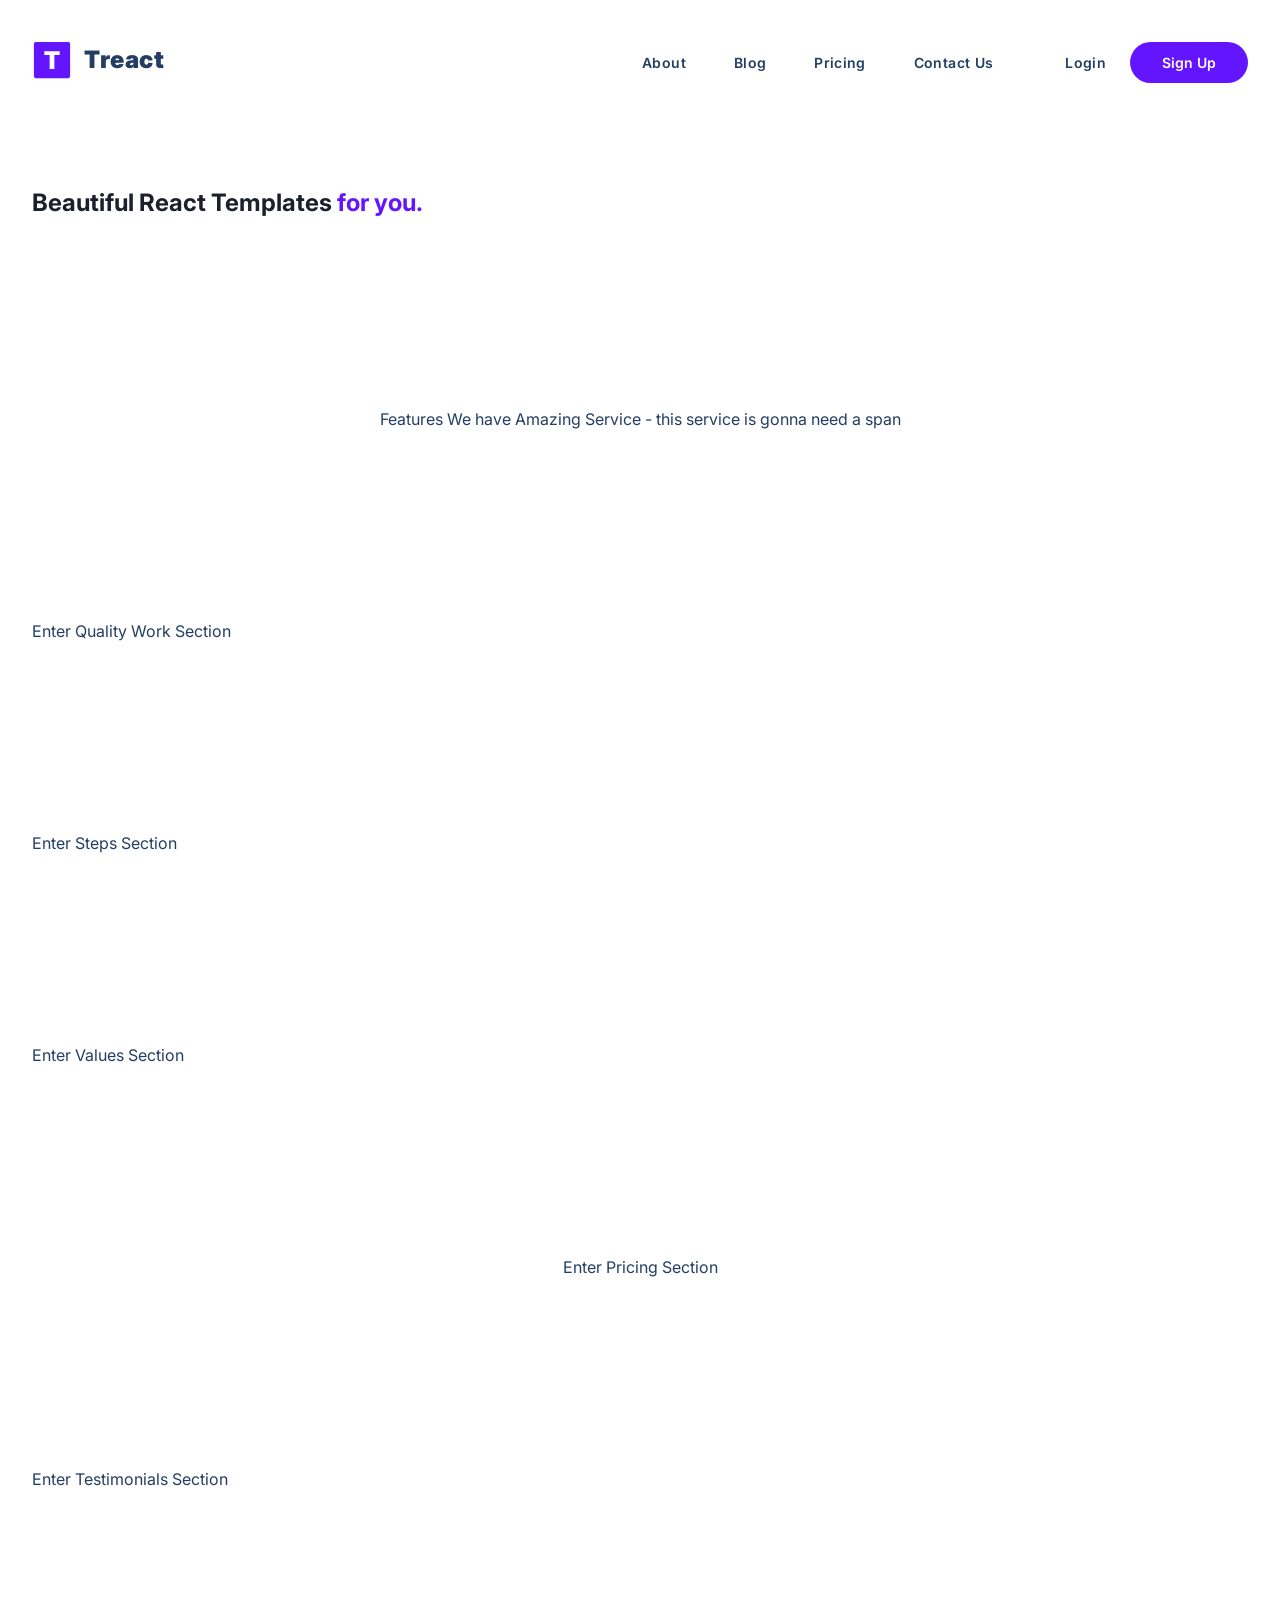
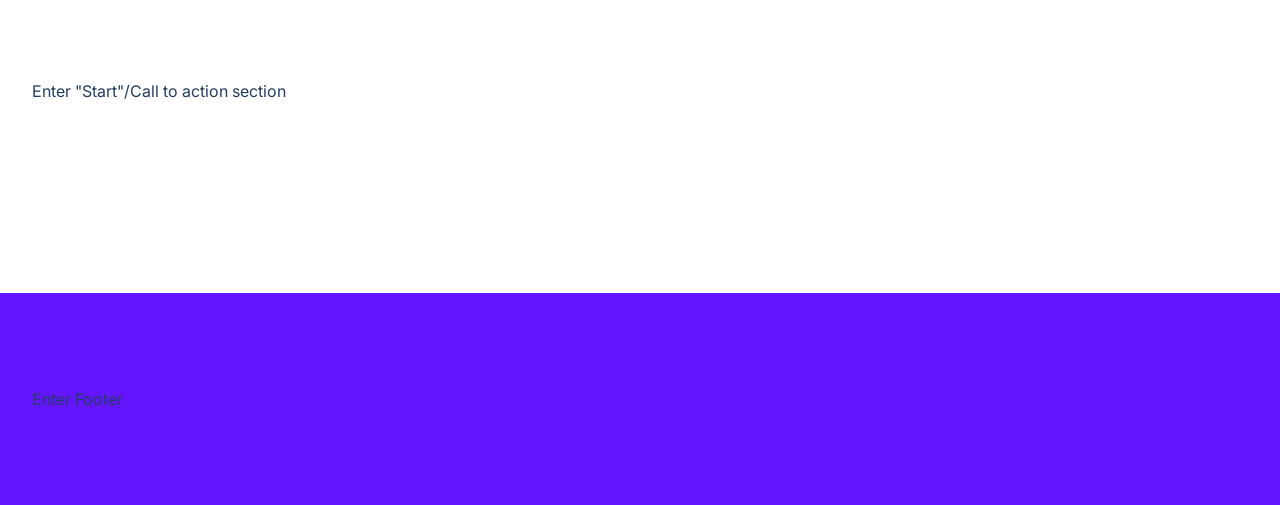
<file: Treact Starter Resources/index.html>
<!DOCTYPE html>
<html lang="en">

<head>
    <meta charset="UTF-8">
    <meta http-equiv="X-UA-Compatible" content="IE=edge">
    <meta name="viewport" content="width=device-width, initial-scale=1.0">
    <title>Document</title>
    <link rel="stylesheet" href="style.css">
    <link rel="stylesheet" href="https://pro.fontawesome.com/releases/v5.10.0/css/all.css"
        integrity="sha384-AYmEC3Yw5cVb3ZcuHtOA93w35dYTsvhLPVnYs9eStHfGJvOvKxVfELGroGkvsg+p" crossorigin="anonymous" />
    <script src="script.js"></script>
</head>

<body>
    <section id="landing">
        <nav>
            <div class="row nav__row">
                <div class="nav__logo">
                <img src="./assets/logo.2c489fc453a1783cbadacf914efa3df6.svg" alt="Treact logo" class="nav__logo--img">  
                <div class="nav__logo--title">
                    Treact
                  </div>
                </div>
                <div class="nav__links">
                    <a class="nav__link" src="#">About</a>
                    <a class="nav__link not-allowed">Blog</a>
                    <a class="nav__link">Pricing</a>
                    <a class="nav__link not-allowed">Contact Us</a>
                    <a class="nav__link login not-allowed">Login</a>
                    <a class="nav__link--primary not-allowed">
                        Sign Up
                    </a>
                </div>
                <button class="btn__menu" onclick="openMenu()">
                    <svg xmlns="http://www.w3.org/2000/svg" width="24" height="24" viewBox="0 0 24 24" fill="none"
                        stroke="currentColor" stroke-width="2" stroke-linecap="round" stroke-linejoin="round"
                        class="btn__menu--svg">
                        <line x1="3" y1="12" x2="21" y2="12"></line>
                        <line x1="3" y1="6" x2="21" y2="6"></line>
                        <line x1="3" y1="18" x2="21" y2="18"></line>
                    </svg>
                </button>
            </div>
        </nav>
        <div class="modal">
            <button class="btn__menu btn__menu--close" onclick="closeMenu()">
                <svg xmlns="http://www.w3.org/2000/svg" width="24" height="24" viewBox="0 0 24 24" fill="none"
                    stroke="currentColor" stroke-width="2" stroke-linecap="round" stroke-linejoin="round"
                    class="light___StyledCloseIcon-lj69nl-14 fASujC">
                    <line x1="18" y1="6" x2="6" y2="18"></line>
                    <line x1="6" y1="6" x2="18" y2="18"></line>
                </svg>
            </button>
            <div class="modal__links">
                <a class="modal__link" src="#">About</a>
                <a class="modal__link not-allowed">Blog</a>
                <a class="modal__link">Pricing</a>
                <a class="modal__link not-allowed">Contact Us</a>
                <a class="modal__link not-allowed">Login</a>
                <a class="modal__link modal__link--primary not-allowed">Sign Up</a>
            </div>
        </div>
        <header>
            <div class="container">
                <div class="row">
                    <!-- We need a headline, a paragraph, a form, and some images -->
                    <h1>Beautiful React Templates <span class="purple">for you.</span></h1>
            </div>
        </header>
    </section>
    <main>
        <section id="features">
            <div class="container">
                <div class="row__narrow">
                    <!--  -->Features<!--  -->
                    <!--  -->We have Amazing Service - this service is gonna need a span<!--  -->
                </div>
            </div>
        </section>
        <section id="quality">
            <div class="container">
                <div class="row">
                    <!--  -->Enter Quality Work Section<!--  -->
                </div>
            </div>
        </section>
        <section id="steps">
            <div class="container">
                <div class="row">
                    <!--  -->Enter Steps Section<!--  -->
                </div>
            </div>
        </section>
        <section id="values">
            <div class="container">
                <div class="row">
                    <!--  -->Enter Values Section<!--  -->
                </div>
            </div>
        </section>
        <section id="pricing">
            <div class="container">
                <div class="row">
                    <!--  -->Enter Pricing Section<!--  -->
                </div>
            </div>
        </section>
        <section id="testimonials">
            <div class="container">
                <div class="row">
                    <!--  -->Enter Testimonials Section<!--  -->
                </div>
            </div>
        </section>
        <section id="start">
            <div class="container">
                <div class="row">
                    <!--  -->Enter "Start"/Call to action section<!--  -->
                </div>
            </div>
        </section>
    </main>
    <footer>
        <div class="row footer__row">
            <!--  -->Enter Footer<!--  -->
        </div>
    </footer>
</body>

</html>
</file>
<file: style.css>
@import url("https://fonts.googleapis.com/css2?family=Inter:wght@100;200;300;400;500;600;700;800;900&display=swap");

* {
  margin: 0;
  padding: 0;
  box-sizing: border-box;
  font-family: "Inter", system-ui;
  color: #243e63;
}

html {
  scroll-behavior: smooth;
}

body {
  max-width: 100vw;
  overflow-x: hidden;
}

main {
  margin-bottom: 96px;
}

section {
  padding: 0 32px;
}

h1 {
  font-size: 48px;
  color: #1a202c;
  line-height: 1.25;
}

p {
  font-size: 18px;
  line-height: 1.5;
}

img {
  width: 100%;
}

button {
  cursor: pointer;
  border: none;
}

.container {
  padding: 96px 0;
}

.row {
  width: 100%;
  max-width: 1280px;
  margin: 0 auto;
}

.row__narrow {
  width: 100%;
  max-width: 1024px;
  margin: 0 auto;
}

.purple {
  color: #6415ff;
}

.section__tag {
  font-size: 16px;
  color: #6415ff;
  letter-spacing: 1.6px;
  font-weight: 700;
  text-transform: uppercase;
}

.section__title {
  font-size: 48px;
  font-weight: 900;
  color: rgb(36, 62, 99);
  line-height: 1.5;
  margin: 16px 0;
  letter-spacing: 0.025em;
  /* This means the letter spacing will be 0.025 times the font size of the current element i.e. the section title */
}

.section__para {
  font-size: 18px;
  font-weight: 500;
  color: #7c8ba1;
  line-height: 1.625;
}

.btn {
  border: none;
  border-radius: 500px;
  background-color: #6415ff;
  padding: 12px 32px;
  color: #fff;
  font-weight: bold;
  font-size: 14px;
  transition: all 300ms ease;
  cursor: pointer;
}

.btn:hover {
  background-color: rgba(80, 17, 204);
}

/* 

NAVBAR ↓

*/

nav {
  display: flex;
  padding-top: 32px;
}

.nav__row {
  display: flex;
  justify-content: space-between;
}

.nav__logo {
  display: flex;
  align-items: center;
  margin: 8px 0;
  padding-bottom: 4px;
}

.nav__logo--title {
  font-weight: 900;
  font-size: 24px;
  margin-left: 12px;
  padding-bottom: 2px;
  letter-spacing: 0.6px;
}

.nav__logo--img {
  height: 40px;
  width: 40px;
}

.nav__links {
  display: flex;
  align-items: center;
  padding-bottom: 2px;
}

.nav__link {
  font-size: 14px;
  font-weight: 600;
  /* font-weight is not measured in px */
  padding-top: 4px;
  margin: 0 24px;
  letter-spacing: 0.35px;
  border-bottom: 2px solid transparent;
  position: relative;
  cursor: pointer;
  text-decoration: none;
}

.nav__link::after {
  content: "";
  position: absolute;
  left: 0;
  bottom: -6px;
  width: 100%;
  height: 2px;
  background-color: #6415ff;
  opacity: 0;
  transition: all 300ms ease;
}

.nav__link:hover::after {
  opacity: 1;
}

.login {
  margin-left: 48px;
}

.nav__link--primary {
  font-size: 14px;
  font-weight: 600;
  margin: 0;
  padding: 10px 32px;
  margin-top: 2px;
  border-radius: 9999px;
  color: #fff;
  background-color: #6415ff;
  line-height: 1.5;
  border: none;
  width: auto;
  transition: all 300ms ease;
}

.nav__link--primary:hover {
  background-color: #4f12c7;
}

.btn__menu {
  display: none;
  background: transparent;
  border: none;
  transition: all 300ms ease;
}

.btn__menu--svg:hover {
  filter: invert(26%) sepia(94%) saturate(7476%) hue-rotate(261deg)
    brightness(94%) contrast(115%);
}

.modal {
  position: fixed;
  top: 0;
  left: 0;
  right: 0;
  height: 378px;
  margin: 24px 16px;
  padding: 32px;
  background-color: #fff;
  border: 1px solid rgb(229, 231, 235);
  border-radius: 8px;
  z-index: 4;
  visibility: hidden;
  opacity: 0;
  transform: translateX(300%);
  transition: all 300ms ease;
}

.modal__links {
  width: 100%;
  height: 100%;
  display: flex;
  flex-direction: column;
  align-items: center;
}

.modal__link {
  color: #1a202c;
  font-size: 18px;
  font-weight: 600;
  line-height: 1.5;
  margin: 8px 0;
  padding-bottom: 4px;
  border-bottom: 2px solid transparent;
  cursor: pointer;
  text-decoration: none;
}

.modal__link--primary {
  color: #f7fafc;
  padding: 12px 32px;
  background: #6415ff;
  border-radius: 500px;
  border: none;
}

.menu--open .modal {
  visibility: visible;
  opacity: 1;
  transform: translateX(0);
}

.btn__menu--close {
  position: fixed;
  top: 24px;
  right: 18px;
}

.not-allowed {
  cursor: not-allowed;
}

/* 

HEADER / ABOUT US ↓

*/

header .row {
  display: flex;
  align-items: center;
  justify-content: space-between;
}

.purple {
  color: #6415ff;
}

.header__description {
  width: 40%;
}

.header__img--wrapper {
  width: 60%;
}

.header__description--para {
  margin: 32px 0;
}

.header__email {
  width: 100%;
  max-width: 448px;
  height: 68px;
  position: relative;
  display: flex;
  justify-content: flex-end;
  align-items: center;
}

.header__email--input {
  width: 100%;
  border-radius: 500px;
  border: 2px solid rgb(229, 231, 235);
  padding: 20px 192px 20px 32px;
  color: rgb(36, 62, 99);
  font-size: 16px;
  font-weight: 500;
  position: absolute;
  top: 0;
  bottom: 0;
  z-index: 1;
  transition: border-color 300ms ease;
}

/* You can comment out multiple lines of code by highlighting them and then pressing CTRL + K, CTRL + C. */

.header__email--input:hover {
  border-color: rgba(160, 170, 192);
}

.header__email--input:focus,
.header__email--input:active {
  outline: none;
  border-color: rgba(100, 21, 255);
}

.header__email--btn {
  z-index: 2;
  margin: 8px;
  height: calc(100% - 16px);
  border-radius: 500px;
  width: 160px;
  background-color: #6415ff;
  color: #fff;
  font-weight: 700;
  font-size: 16px;
  transition: all 300ms ease;
}

.header__email--btn:hover {
  background-color: rgba(60, 13, 153);
}

.header__customers {
  margin-top: 16px;
  padding-right: 128px;
  opacity: 50%;
}

.header__customers--title {
  margin-top: 80px;
  font-size: 12px;
  font-weight: 700;
  color: rgba(160, 170, 192);
  letter-spacing: 0.6;
}

.header__img--wrapper {
  width: calc(100% - 40%);
}

.header__img {
  width: 100%;
  max-width: 768px;
}

/* 

FEATURES ↓

*/

#features {
  position: relative;
}

#features .container {
  padding: 80px 0;
}

#features .row {
  width: 100%;
  max-width: 1200px;
  margin: 0 auto;
}

#features .row__narrow {
  display: flex;
  flex-direction: column;
  align-items: center;
}

#features .section__title {
  text-align: center;
}

#features .section__para {
  text-align: center;
  max-width: 567px;
}

.services {
  display: flex;
  flex-wrap: wrap;
  margin-top: 40px;
}

.service {
  display: flex;
  width: calc(100% / 3);
}

.service__row {
  display: flex;
  align-items: flex-start;
  padding: 32px 24px;
}

.service__description {
  display: flex;
  flex-direction: column;
  margin-top: 8px;
  margin-left: 16px;
}

.service__icons {
  display: flex;
  padding: 20px;
  border: 1px solid #e5e7eb;
  border-radius: 500px;
}

.service__icon {
  width: 24px;
  height: 24px;
}

.service__para {
  margin-top: 16px;
  font-size: 16px;
  max-width: calc(634px / 3);
  color: rgb(124, 139, 161);
  line-height: 2;
  /* line-height doesn't need a unit of measure*/
  font-weight: 500;
}

/* 

QUALITY WORK ↓

*/

#quality .row {
  display: flex;
  justify-content: space-between;
  align-items: center;
  width: 100%;
  max-width: 1200px;
  margin: 0 auto;
}

#quality .section__title {
  line-height: 1.25;
}

#quality .btn {
  margin-top: 32px;
}

.quality__description {
  max-width: 576px;
  margin-right: 64px;
}

.quality__img--wrapper {
  border-radius: 4px;
  border: 1px solid rgb(229, 231, 235);
  position: relative;
  margin: 0 54px;
  z-index: 2;
  display: flex;
}

.quality__description,
.quality__img--wrapper {
  width: 50%;
}

.quality__img {
  z-index: 1;
}

.quality__grid {
  transform: translateX(50%) translateY(50%) scaleX(1) scaleY(1);
  width: 80px;
  height: 80px;
  position: absolute;
  right: 0px;
  bottom: 0px;
  fill: rgb(100, 21, 255);
  --tw-text-opacity: 1;
  color: rgba(100, 21, 255, var(--tw-text-opacity));
  z-index: 0;
  display: block;
}
/* 

STEPS ↓

*/

#steps .row {
  display: flex;
  justify-content: space-between;
  align-items: center;
}

.steps__img--wrapper {
  display: flex;
  position: relative;
}

.steps__img--wrapper,
.steps__description {
  width: 50%;
}

.steps__img {
  z-index: 2;
}

.steps__grid {
  position: absolute;
  bottom: 100px;
  left: 50%;
  transform: translateX(-50%);
  width: 10rem;
  height: 10rem;
  opacity: 0.8;
  z-index: -10;
  color: rgb(100, 21, 255);
  fill: currentColor;
}

.steps__description {
  padding: 32px 0;
  padding-left: 64px;
}

.step {
  display: flex;
  align-items: flex-start;
  margin-top: 32px;
}

.step__number {
  color: #cbd5e0;
  font-size: 36px;
  font-weight: 600;
  line-height: 1;
}

.step__description {
  display: flex;
  flex-direction: column;
  margin-left: 24px;
  max-width: 320px;
}

.step__title {
  font-weight: 600;
  font-size: 20px;
  color: #243e63;
  line-height: 1;
}

.step__para {
  font-size: 14px;
  color: #718096;
  margin-top: 12px;
  font-weight: 500;
  line-height: 2;
}

/* 

VALUES ↓

*/

#values .row {
  display: flex;
  justify-content: space-between;
  align-items: center;
}

#values .section__title {
  line-height: 1.25;
}

.values__description {
  padding: 32px 64px 32px 0;
}

.values__description,
.values__img {
  width: 50%;
}

.values__list {
  margin-left: 0px;
  margin-right: 0px;
  display: flex;
  max-width: none;
  flex-direction: row;
}

.value {
  margin-top: 2rem;
  margin-right: 2rem;
  align-items: flex-start;
  display: flex;
  flex-direction: column;
}

.value:nth-of-type(1) {
  margin-top: 32px;
  margin-right: 32px;
}

.value:nth-of-type(2) {
  margin-top: 32px;
}

.value__title {
  display: flex;
  align-items: center;
}

.value__img--wrapper {
  border-radius: 50%;
  display: flex;
  justify-content: center;
  align-items: center;
  width: 36px;
  height: 36px;
}

.value:nth-child(1) .value__img--wrapper {
  background-color: #9ae6b4;
}

.value:nth-child(2) .value__img--wrapper {
  background-color: #feb2b2;
}

.value__name {
  margin-left: 12px;
  font-size: 20px;
  font-weight: bold;
  color: #243e63;
}

.value__para {
  margin-top: 16px;
  line-height: 1.625;
  color: #718096;
}

#values .btn {
  margin-top: 48px;
}

/*

PRICING ↓

*/

#pricing .row {
  display: flex;
  flex-direction: column;
  align-items: center;
}

#pricing .section__title {
  text-align: center;
}

.plans {
  display: flex;
  position: relative;
  flex-direction: row;
  width: 100%;
  justify-content: space-between;
}

.plan {
  position: relative;
  margin-top: 4rem;
  width: 100%;
  max-width: 24rem;
  display: flex;
  flex-direction: column;
  border-radius: 0.5rem;
  background-color: rgb(255 255 255);
  padding-left: 2rem;
  padding-right: 2rem;
  margin-right: 2rem;
  padding-top: 0.5rem;
  text-align: center;
  color: rgb(26 32 44);
  box-shadow:
    rgba(0, 0, 0, 0) 0px 0px 0px 0px,
    rgba(0, 0, 0, 0) 0px 0px 0px 0px,
    rgba(0, 0, 0, 0.1) 0px 1px 3px 0px,
    rgba(0, 0, 0, 0.06) 0px 1px 2px 0px;
}

.plan:nth-child(2) {
  background: linear-gradient(
    135deg,
    rgb(76, 81, 191) 0%,
    rgb(102, 126, 234) 100%
  );
}

.plan__stripe {
  position: absolute;
  left: 0px;
  right: 0px;
  top: 0px;
  height: 0.5rem;
  border-top-left-radius: 0.5rem;
  border-top-right-radius: 0.5rem;
}

.buy__now {
  border-radius: 0.25rem;
  background-color: rgb(100, 21, 255);
  padding: 0.75rem 2rem;
  font-weight: 700;
  color: rgb(247, 250, 252);
  transition: all 300ms ease;
  width: 100%;
  border-radius: 9999px;
  padding-top: 1rem;
  padding-bottom: 1rem;
  font-size: 0.875rem;
  text-transform: uppercase;
  letter-spacing: 0.05em;
}

.buy__now:hover {
  transform: translate(1px, -1px);
  box-shadow:
    rgba(0, 0, 0, 0) 0px 0px 0px 0px,
    rgba(0, 0, 0, 0) 0px 0px 0px 0px,
    rgba(0, 0, 0, 0.1) 0px 20px 25px -5px,
    rgba(0, 0, 0, 0.04) 0px 10px 10px -5px;
}

.plan:nth-child(1) .plan__stripe,
.plan:nth-child(1) .buy__now {
  color: #f7fafc;
  background: linear-gradient(
    115deg,
    rgb(56, 178, 172) 0%,
    rgb(129, 230, 217) 100%
  );
}

.plan:nth-child(3) .plan__stripe,
.plan:nth-child(3) .buy__now {
  color: #f7fafc;
  background: linear-gradient(
    115deg,
    rgb(245, 101, 101) 0%,
    rgb(254, 178, 178) 100%
  );
}

.plan__head {
  display: flex;
  flex-direction: column;
  padding-top: 2rem;
  padding-bottom: 2rem;
  text-transform: uppercase;
  line-height: 1.625;
}

.plan__title,
.plan__price,
.plan__subtitle {
  font-weight: bold;
  line-height: 1.625;
}

.plan__title {
  font-size: 20px;
}

.plan__price {
  font-size: 48px;
  margin: 4px 0;
}

.plan__subtitle {
  font-size: 16px;
  letter-spacing: 0.1em;
}

.plan__body {
  margin-left: -2rem;
  margin-right: -2rem;
  display: flex;
  flex: 1 1 0%;
  flex-direction: column;
  border-top-width: 2px;
  border-bottom-width: 2px;
  padding: 2rem;
}

.plan__for__who {
  font-size: 20px;
  font-weight: 700;
  line-height: 1.5;
  letter-spacing: 0.025em;
}

.plan__feature {
  margin-top: 20px;
  font-weight: 500;
  color: #718096;
  font-size: 16px;
  line-height: 1.5;
  list-style: none;
}

.plan:nth-child(odd) .plan__title,
.plan:nth-child(odd) .plan__price,
.plan:nth-child(odd) .plan__for__who {
  color: #1a202c;
}

.plan:nth-child(1) .plan__body,
.plan:nth-child(3) .plan__body {
  border-top: 2px solid rgb(229, 231, 235);
  border-bottom: 2px solid rgb(229, 231, 235);
}

.plan:nth-child(2) .plan__body {
  border-top: 2px solid rgb(102, 126, 234);
  border-bottom: 2px solid rgb(102, 126, 234);
}

.plan__foot {
  padding-left: 4rem;
  padding-right: 4rem;
  padding-top: 2rem;
  padding-bottom: 2rem;
}

.plan:nth-child(2) .plan__title,
.plan:nth-child(2) .plan__price,
.plan:nth-child(2) .plan__for__who,
.plan:nth-child(2) .plan__subtitle,
.plan:nth-child(2) .plan__feature {
  color: #f7fafc;
}

.plan:nth-child(2) .buy__now {
  color: #6415ff;
  background-color: #f7fafc;
}

.plans__blob {
  z-index: -10;
  position: absolute;
  left: 0;
  bottom: 0;
  transform: translateX(-50%) translateY(50%) scaleX(1) scaleY(1);
  height: 256px;
  width: 256px;
  opacity: 0.25;
}

/* 

TESTIMONIALS ↓

*/

#testimonials .row {
  display: flex;
  margin-left: auto;
  margin-right: auto;
  max-width: 1280px;
  align-items: center;
  justify-content: space-between;
}

#testimonials .section__title {
  margin-bottom: 24px;
  line-height: 1.25;
}

.testimonials__img,
.testimonials__description {
  width: 50%;
}

.testimonials__description {
  display: flex;
  flex-direction: column;
  padding-left: 64px;
}

.testimonial {
  margin-top: 40px;
}

.fa-star {
  color: rgba(246, 173, 85);
  display: inline-block;
  height: 1.25rem;
  width: 1.25rem;
}

.testimonial__rating {
  color: rgba(246, 173, 85);
  margin-right: 2px;
  margin-top: 4px;
}

.testimonial__summary {
  color: #4a5568;
  line-height: 1.625;
  margin-top: 1rem;
  font-size: 1.25rem;
  font-weight: 700;
}

.testimonial__para {
  margin-top: 1rem;
  margin-bottom: 2rem;
  font-weight: 500;
  line-height: 1.625;
  font-size: 16px;
  color: rgb(74 85 104);
}

.client {
  display: flex;
  justify-content: space-between;
}

.client__img {
  width: 80px;
  height: 80px;
  border-radius: 50%;
}

.client__details {
  margin-left: 24px;
}

.client__name {
  color: #4a5568;
  line-height: 1.625;
  font-size: 1.25rem;
  font-weight: 700;
}

.client__job {
  color: #7c8ba1;
  font-weight: 500;
  line-height: 1.5;
}

.testimonial__buttons {
  display: flex;
  align-items: center;
}

.testimonial__button svg {
  width: 16px;
  height: 16px;
}

.testimonial__button {
  display: flex;
  justify-content: center;
  align-items: center;
  padding: 16px;
  background: #edf2f7;
  border-radius: 50%;
  margin: 0 12px;
  transition: all 300ms ease;
}

.testimonial__button:hover {
  background-color: rgb(229, 231, 235);
}

.divider {
  margin-top: 0.75rem;
  margin-bottom: 0.75rem;
  border-right-width: 1px;
  width: 0.5px;
  background-color: #edf2f7;
  height: 20px;
}

/* 

START / CALL TO ACTION ↓

*/

#start .row {
  position: relative;
  overflow: hidden;
}

.start__blob--1 {
  position: absolute;
  bottom: 0px;
  left: 0px;
  height: 20rem;
  width: 20rem;
  transform: translate(-5rem, 8rem);
  color: rgb(80, 17, 204);
  opacity: 0.5;
}

.start__blob--2 {
  position: absolute;
  top: 0px;
  right: 0px;
  height: 20rem;
  width: 20rem;
  transform: translate(5rem, -16rem);
  color: rgb(80, 17, 204);
  opacity: 0.5;
}

.start__container {
  padding: 96px 0;
  width: 100%;
  background-color: rgb(100, 21, 255);
  border-radius: 8px;
  display: flex;
  justify-content: center;
  align-items: center;
}

.start__row {
  width: 100%;
  margin: 0 auto;
  max-width: 1024px;
  padding: 0 32px;
  display: flex;
  justify-content: center;
  align-items: center;
}

.start__title,
.start__buttons {
  width: 50%;
}

.start__title {
  color: #f7fafc;
  font-size: 30px;
  font-weight: 700;
  line-height: 1.5;
  z-index: 2;
}

.start__buttons {
  display: flex;
  margin-top: 24px;
}

.start__button {
  padding: 20px 40px;
  border-radius: 500px;
  font-weight: 700;
  font-size: 16px;
  color: #f7fafc;
  line-height: 1.5;
  letter-spacing: 0.025;
  margin: 1px;
  z-index: 2;
}

.start__button:nth-child(1) {
  background: #f56565;
  box-shadow:
    rgba(0, 0, 0, 0) 0px 0px 0px 0px,
    rgba(0, 0, 0, 0) 0px 0px 0px 0px,
    rgba(0, 0, 0, 0.1) 0px 10px 15px -3px,
    rgba(0, 0, 0, 0.05) 0px 4px 6px -2px;
  margin-right: 32px;
  transition: all 300ms ease;
}

.start__button:hover:nth-child(1) {
  background-color: rgba(229, 62, 62);
}

.start__button:nth-child(2) {
  border: 1px solid rgb(160, 174, 192);
  transition: all 300ms ease;
}

.start__button:hover:nth-child(2) {
  background-color: rgba(247, 250, 252);
  color: rgba(100, 21, 255);
}

/* 

FOOTER ↓

*/

footer {
  padding: 96px 32px;
  background-color: rgb(100, 21, 255);
  margin-bottom: -32px;
  position: relative;
  overflow: hidden;
}

.footer__blob--1 {
  position: absolute;
  top: 0;
  left: 0;
  width: 320px;
  height: 320px;
  transform: translateX(-80px) translateY(-128px);
  z-index: 1;
  opacity: 0.5;
}

.footer__blob--2 {
  position: absolute;
  bottom: 0;
  right: 0;
  width: 320px;
  height: 320px;
  transform: translateX(128px) translateY(192px);
  z-index: 1;
  opacity: 0.5;
}

.links {
  display: flex;
  flex-wrap: wrap;
  margin-top: -48px;
  justify-content: space-between;
}

.link {
  display: flex;
  flex-direction: column;
  width: calc(100% / 5);
  align-items: flex-start;
  margin-top: 48px;
}

.link__type {
  font-weight: 700;
  line-height: 1.5;
}

.link__link {
  font-size: 14px;
  margin-top: 12px;
  line-height: 1.5;
  font-weight: 500;
  position: relative;
  cursor: pointer;
}

.link__link::after {
  content: "";
  position: absolute;
  left: 0;
  bottom: -6px;
  height: 2px;
  width: 100%;
  background: #fff;
  transition: all 300ms ease;
  opacity: 0;
}

.link__link:hover::after {
  opacity: 1;
}

.link__link:nth-child(2) {
  margin-top: 24px;
}

.link__type,
.link__link,
.footer__title,
.footer__copyright {
  color: #f7fafc;
  z-index: 3;
}

.link__link {
  text-decoration: none;
}

.footer__divider {
  width: 100%;
  height: 2px;
  margin: 64px 0;
  background: rgb(116, 44, 255);
}

.footer__info {
  display: flex;
  justify-content: space-between;
  align-items: center;
}

.footer__logo {
  display: flex;
  align-items: center;
}

.footer__img {
  height: 32px;
  width: 32px;
}

.footer__title {
  font-size: 20px;
  font-weight: 900;
  margin-left: 8px;
  letter-spacing: 0.05em;
}

.socials {
  display: flex;
  align-items: center;
  margin-left: -16px;
}

.social svg {
  height: 16px;
  width: 16px;
}

.social {
  margin-left: 16px;
  padding: 8px;
  background: #f7fafc;
  display: flex;
  justify-content: center;
  border-radius: 50%;
  z-index: 2;
  cursor: pointer;
  transition: all 300ms ease;
}

.social:hover {
  background-color: rgba(203, 213, 224);
}

.footer__copyright {
  font-weight: 500;
}

/* 

MOBILE RESPONSIVENESS ↓

*/

@media (max-width: 1280px) {
  header .row {
    align-items: flex-end;
  }

  h1 {
    font-size: 36px;
    color: #1a202c;
    line-height: 1.25;
  }

  .header__description--para {
    font-size: 16px;
  }

  .header__customers {
    padding-right: 64px;
  }

  .header__img--wrapper {
    display: flex;
    justify-content: flex-end;
  }

  .header__img {
    max-width: 512px;
  }

  .steps__grid {
    height: 5rem;
    width: 5rem;
    bottom: -50px;
  }

  .plan__foot {
    padding-left: 2rem;
    padding-right: 2rem;
  }

  .buy__now {
    max-width: none;
  }

  .testimonials__img {
    width: 40%;
  }

  .testimonials__description {
    width: calc(100% - 40%);
  }
}

@media (max-width: 1024px) {
  .btn__menu {
    display: block;
  }

  header .row {
    flex-direction: column;
    align-items: center;
  }

  footer {
    padding: 80px 32px;
  }

  .nav__links {
    opacity: 0;
  }

  h1 {
    font-size: 30px;
  }

  .section__title {
    font-size: 36px;
  }

  .section__para {
    font-size: 16px;
  }

  .header__description {
    text-align: center;
    display: flex;
    flex-direction: column;
    align-items: center;
  }

  .header__description--para {
    margin: 20px 0;
  }

  .header__customers {
    padding-right: 0px;
  }

  .header__description,
  .header__img--wrapper {
    width: 100%;
    max-width: 512px;
    margin: 0 auto;
  }

  .header__customers--title,
  .header__img--wrapper {
    margin-top: 48px;
  }

  #features .section__title,
  #pricing .section__title {
    font-size: 48px;
  }

  .services {
    max-width: 768px;
  }

  .service {
    width: calc(50%);
  }

  .service__row {
    padding: 32px 8px;
    margin: 0 16px;
  }

  .service__title {
    line-height: 1;
  }

  .service__para {
    max-width: none;
  }

  .quality__description {
    margin-right: 0px;
    padding-right: 48px;
  }

  .values__list {
    max-width: 20rem;
    flex-direction: column;
  }

  .value {
    margin-top: 2.5rem;
  }

  .plans {
    flex-direction: column;
    align-items: center;
  }

  .plan {
    margin-right: 0px;
  }

  .testimonials__description {
    padding-left: 48px;
  }

  .start__row {
    flex-direction: column;
  }

  .start__title {
    text-align: center;
    width: 100%;
    max-width: 512px;
  }

  .start__buttons {
    width: auto;
    margin-top: 24px;
  }

  .start__button {
    padding: 16px 32px;
  }

  footer {
    padding: 80px 32px;
  }

  #testimonials .container {
    padding-top: 5rem;
    padding-bottom: 5rem;
  }

  #start .container {
    padding-top: 5rem;
    padding-bottom: 5rem;
  }
}

@media (max-width: 768px) {
  .section__para {
    font-size: 14px;
  }

  .nav__links {
    opacity: 0;
  }

  .services {
    justify-content: center;
  }

  .service {
    width: auto;
    max-width: 384px;
  }

  #quality .row,
  #values .row {
    flex-direction: column-reverse;
  }

  #steps .row,
  #testimonials .row {
    flex-direction: column;
    align-items: center;
  }

  #pricing .row {
    margin-top: 40px;
  }

  .quality__description,
  .steps__description,
  .values__description,
  .testimonials__description {
    padding: 0;
    margin-top: 64px;
    text-align: center;
  }

  .quality__description,
  .quality__img--wrapper,
  .steps__description,
  .steps__img--wrapper,
  .values__description,
  .values__img,
  .testimonials__description,
  .testimonials__img {
    width: 100%;
    max-width: 448px;
  }

  .step {
    flex-direction: column;
    align-items: center;
  }

  .step__description {
    margin-top: 12px;
    margin-left: 0;
  }

  .values__list {
    margin-left: auto;
    margin-right: auto;
  }

  .value {
    margin-right: 0px;
    align-items: center;
  }

  .value:nth-of-type(1) {
    margin-right: 0px;
  }

  .testimonials__description {
    padding-left: 0;
  }

  .links {
    justify-content: flex-start;
  }

  .link {
    width: calc(100% / 3);
  }

  .footer__info {
    flex-direction: column;
    align-items: center;
  }

  .footer__copyright,
  .socials {
    margin-top: 32px;
  }

  .socials {
    margin-left: 0px;
  }

  .social:first-child {
    margin-left: 0px;
  }
}

@media (max-width: 640px) {
  .section__title {
    line-height: 1.25;
    font-size: 30px;
  }

  .container {
    padding: 80px 0;
  }

  .nav__logo {
    margin: 8px 0;
    padding-bottom: 4px;
  }

  .header__email {
    flex-direction: column;
    height: auto;
  }

  .header__email--input {
    position: static;
    padding: 16px 0;
    padding-left: 32px;
    line-height: 1.5;
  }

  .header__email--btn {
    width: 100%;
    padding: 16px 0;
    margin: 16px 0;
    margin-bottom: 0px;
    line-height: 1.5;
  }

  .header__customers--title {
    font-size: 14px;
    letter-spacing: 0.05em;
  }

  main {
    margin-bottom: 80px;
  }

  .nav__links {
    opacity: 0;
  }

  #features .section__title, #pricing .section__title {
    font-size: 36px;
  }

  .service__row {
    flex-direction: column;
    align-items: center;
    text-align: center;
  }

  .service__description {
    margin-left: 0px;
    margin-top: 16px;
  }

  .service__title {
    letter-spacing: 0.025em;
    line-height: 1;
  }

  .service__para {
    margin-top: 4px;
    line-height: 2;
  }

  #steps .section__title {
    margin: 16px 0 0 0;
  }

  .step {
    margin-top: 48px;
  }

  .plan__price {
    font-size: 36px;
  }

  .plan__foot {
    padding: 2rem 1rem;
  }

  .testimonial__para {
    margin-bottom: 32px;
  }

  .client {
    flex-direction: column;
    align-items: center;
    padding: 4px;
  }

  .client__img {
    height: 64px;
    width: 64px;
  }

  .client__details {
    margin-left: 0;
    margin-top: 8px;
  }

  .testimonial__buttons {
    margin-top: 32px;
  }

  .start__container {
    padding: 80px 0;
  }

  .start__title {
    font-size: 24px;
  }

  .btn {
    line-height: 1.5;
  }

  .start__buttons {
    flex-direction: column;
  }

  .start__button {
    padding: 12px 24px;
    font-size: 14px;
  }

  .start__button:nth-child(1) {
    margin-right: 0;
  }

  .start__button:nth-child(2) {
    margin-top: 16px;
  }

  .links {
    justify-content: center;
  }

  .link {
    width: auto;
    padding: 0 16px;
    text-align: center;
    align-items: center;
  }

  .footer__copyright {
    font-size: 14px;
    text-align: center;
    line-height: 1.5;
  }
}
</file>
<file: Treact Starter Resources/style.css>
@import url('https://fonts.googleapis.com/css2?family=Inter:wght@100;200;300;400;500;600;700;800;900&display=swap');

* {
    margin: 0;
    padding: 0;
    box-sizing: border-box;
    font-family: 'Inter', system-ui;
    color: #243e63;
}

body {
    max-width: 100vw;
    overflow-x: hidden;
}

.row {
    width: 100%;
    max-width: 1280px;
    margin: 0 auto;
}

.row__narrow {
    width: 100%;
    max-width: 1024px;
    margin: 0 auto;
}

.container {
    padding: 96px 0;
}

.purple {
    color: #6415ff;
}

section {
    padding: 0 32px;
}

img {
    width: 100%;
}

main {
    margin-bottom: 96px;
}


/* 

NAVBAR ↓

*/


nav {
    display: flex;
    padding-top: 32px;
}

.nav__row {
    display: flex;
    justify-content: space-between;
}

.nav__logo {
    display: flex;
    align-items: center;
    margin: 8px 0;
    padding-bottom: 4px;
}

.nav__logo--title {
    font-weight: 900;
    font-size: 24px;
    margin-left: 12px;
    padding-bottom: 2px;
    letter-spacing: 0.6px;
}

.nav__logo--img {
    height: 40px;
    width: 40px;
}

.nav__links {
    display: flex;
    align-items: center;
    padding-bottom: 2px;
}

.nav__link {
    font-size: 14px;
    font-weight: 600;
    /* font-weight is not measured in px */
    padding-top: 4px;
    margin: 0 24px;
    letter-spacing: 0.35px;
    border-bottom: 2px solid transparent;
    position: relative;
}

.nav__link::after {
    content: "";
    position: absolute;
    left: 0;
    bottom: -6px;
    width: 100%;
    height: 2px;
    background-color: #6415ff;
    opacity: 0;
    transition: all 300ms ease;
}

.nav__link:hover::after {
    opacity: 1;
}

.login {
    margin-left: 48px;
}

.nav__link--primary {
    font-size: 14px;
    font-weight: 600;
    margin: 0;
    padding: 10px 32px;
    margin-top: 2px;
    border-radius: 9999px;
    color: #fff;
    background-color: #6415ff;
    line-height: 1.5;
    border: none;
    width: auto;
    transition: all 300ms ease;
}

.nav__link--primary::after {
    content: "";
    width: 0;
    height: 0;
}

.nav__link--primary:hover::after {
    background-color: #4f12c7;
}

.not-allowed {
    cursor: not-allowed;
}

.btn__menu {
    display: none;
    background: transparent;
    border: none;
    transition: all 300ms ease;
}

.btn__menu--svg:hover {
    filter: invert(26%) sepia(94%) saturate(7476%) hue-rotate(261deg) brightness(94%) contrast(115%);
}

.modal {
    position: fixed;
    top: 0;
    left: 0;
    right: 0;
    height: 378px;
    margin: 24px 16px;
    padding: 32px;
    background-color: #fff;
    border: 1px solid rgb(229, 231, 235);
    border-radius: 8px;
    z-index: 4;
    visibility: hidden;
    opacity: 0;
    transform: translateX(300%);
    transition: all 300ms ease;
}

.modal__links {
    width: 100%;
    height: 100%;
    display: flex;
    flex-direction: column;
    align-items: center;
}

.modal__link {
    color: #1a202c;
    font-size: 18px;
    font-weight: 600;
    line-height: 1.5;
    margin: 8px 0;
    padding-bottom: 4px;
    border-bottom: 2px solid transparent;
}

.modal__link--primary {
    color: #f7fafc;
    padding: 12px 32px;
    background: #6415ff;
    border-radius: 500px;
    border: none;
}

.menu--open .modal {
    visibility: visible;
    opacity: 1;
    transform: translateX(0);
}

.btn__menu--close {
    position: fixed;
    top: 24px;
    right: 18px;
}


/* 

HEADER / ABOUT US ↓

*/


header .row {
    display: flex;
    align-items: center;
    justify-content: space-between;
}

h1 {
    color: #1A202C;
}

.purple {
    color: #6415ff;
}

/* 

FEATURES ↓

*/


#features {
    position: relative;
}

#features .row__narrow {
    display: flex;
    flex-direction: column;
    align-items: center;
}


/* 

QUALITY WORK ↓

*/


#quality .row {
    display: flex;
    justify-content: space-between;
    align-items: center;
}


/* 

STEPS ↓

*/


#steps .row {
    display: flex;
    justify-content: space-between;
    align-items: center;
}


/* 

VALUES ↓

*/

#values .row {
    display: flex;
    justify-content: space-between;
    align-items: center;
}


/*

PRICING ↓

*/


#pricing .row {
    display: flex;
    flex-direction: column;
    align-items: center;
}

/* 

TESTIMONIALS ↓

*/


#testimonials .row {
    display: flex;
}


/* 

START / CALL TO ACTION ↓

*/



#start .row {
    position: relative;
    overflow: hidden;
}


/* 

FOOTER ↓

*/


footer {
    padding: 96px 32px;
    background-color: rgb(100, 21, 255);
    margin-bottom: -32px;
    position: relative;
    overflow: hidden;
}


/* 

MOBILE RESPONSIVENESS ↓

*/


@media(max-width: 1280px) {
    header .row {
        align-items: flex-end;
    }
}

@media (max-width: 1024px) {

    .btn__menu {
        display: block;
    }
    header .row {
        flex-direction: column;
        align-items: center;
    }
    footer {
        padding: 80px 32px;
    }

    .nav__links {
        opacity: 0;
    }
}

@media(max-width: 768px) {
    #quality .row,
    #values .row {
        flex-direction: column-reverse;
    }
    #steps .row,
    #testimonials .row {
        flex-direction: column;
        align-items: center;
    }
    #pricing .row {
        margin-top: 40px;
    }

    .nav__links {
        opacity: 0;
    }
}

@media(max-width: 640px) {
    .container {
        padding: 80px 0;
    }
    .nav__logo {
        margin: 8px 0;
        padding-bottom: 4px;
    }
    main {
        margin-bottom: 80px;
    }

    .nav__links {
        opacity: 0;
    }
}
</file>
